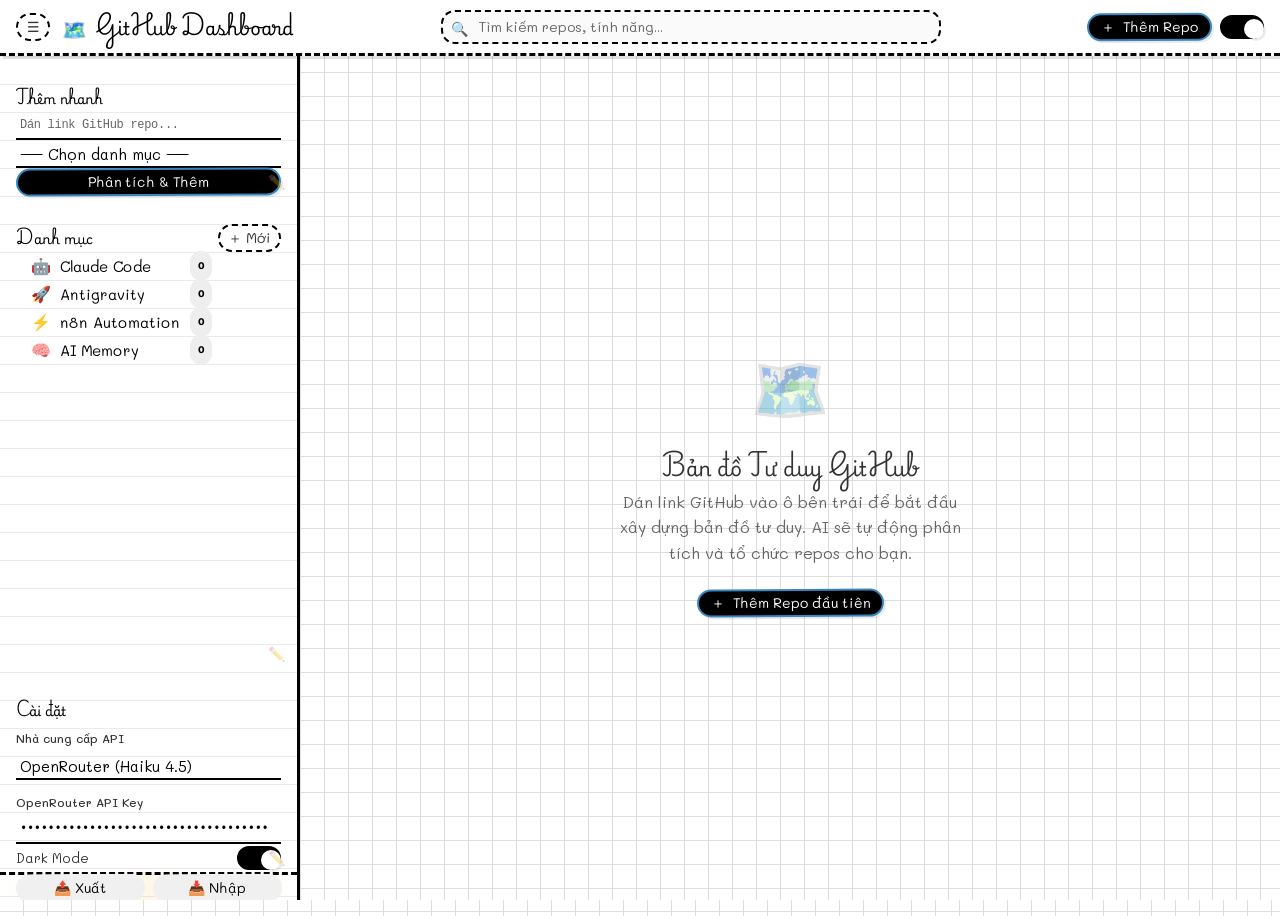
<file: index.html>
<!DOCTYPE html>
<html lang="vi" data-theme="dark">
<head>
  <meta charset="UTF-8">
  <meta name="viewport" content="width=device-width, initial-scale=1.0">
  <meta name="description" content="GitHub Dashboard - Quản lý và phân tích GitHub repos bằng bản đồ tư duy trực quan">
  <title>GitHub Dashboard — Bản đồ Tư duy</title>
  <link rel="preconnect" href="https://fonts.googleapis.com">
  <link rel="preconnect" href="https://fonts.gstatic.com" crossorigin>
  <link href="https://fonts.googleapis.com/css2?family=Playwrite+VN:wght@100;400&family=Mali:wght@300;400;600;700&family=Baloo+2:wght@400;500;600;700&family=Quicksand:wght@400;500;600;700&family=Be+Vietnam+Pro:wght@400;500;600;700&display=swap" rel="stylesheet">
  <link rel="stylesheet" href="style.css">
  <script src="https://d3js.org/d3.v7.min.js"></script>
</head>
<body>

  <!-- ===== HEADER ===== -->
  <header class="header" id="header">
    <button class="btn btn--ghost btn--icon" id="toggleSidebar" title="Toggle sidebar">☰</button>
    <div class="header__logo">
      <span class="header__logo-icon">🗺️</span>
      <span>GitHub Dashboard</span>
    </div>
    <div class="header__search">
      <span class="header__search-icon">🔍</span>
      <input type="text" class="header__search-input" id="searchInput" placeholder="Tìm kiếm repos, tính năng...">
    </div>
    <div class="header__actions">
      <button class="btn btn--primary" id="addRepoBtn">
        <span>＋</span> Thêm Repo
      </button>
      <button class="theme-toggle" id="themeToggle" title="Chuyển theme"></button>
    </div>
  </header>

  <!-- ===== APP CONTAINER ===== -->
  <div class="app">

    <!-- ===== SIDEBAR ===== -->
    <aside class="sidebar" id="sidebar">

      <!-- Quick Add -->
      <div class="sidebar__section">
        <div class="sidebar__title">Thêm nhanh</div>
        <form class="add-repo-form" id="quickAddForm">
          <input type="url" class="input" id="quickUrlInput" placeholder="Dán link GitHub repo..." autocomplete="off">
          <select class="select" id="quickCategorySelect">
            <option value="">— Chọn danh mục —</option>
          </select>
          <button type="submit" class="btn btn--primary" style="width:100%">
            <span class="spinner" id="quickAddSpinner" style="display:none"></span>
            <span id="quickAddText">Phân tích & Thêm</span>
          </button>
        </form>
      </div>

      <!-- Categories -->
      <div class="sidebar__section" style="flex:1;overflow-y:auto">
        <div style="display:flex;align-items:center;justify-content:space-between;height:28px">
          <div class="sidebar__title" style="margin-bottom:0">Danh mục</div>
          <button class="btn btn--ghost" id="addCategoryBtn" style="height:28px;padding:0 8px;font-size:12px">＋ Mới</button>
        </div>
        <ul class="category-list" id="categoryList">
          <!-- Dynamic: rendered by JS -->
        </ul>
      </div>

      <!-- Settings -->
      <div class="sidebar__section">
        <div class="sidebar__title">Cài đặt</div>
        <div class="settings-group">
          <div class="form-group">
            <label class="form-group__label">Nhà cung cấp API</label>
            <select class="select" id="apiProviderSelect" style="width:100%; margin-bottom:8px;">
              <option value="openrouter">OpenRouter (Haiku 4.5)</option>
              <option value="kiro">Kiro Local (Opus 4.8)</option>
              <option value="kirogo">Kiro-Go Local (Sonnet 4.5)</option>
            </select>
          </div>
          <div class="form-group" id="apiKeyGroup">
            <label class="form-group__label" id="apiKeyLabel">OpenRouter API Key</label>
            <input type="password" class="input" id="apiKeyInput" placeholder="sk-or-v1-..." autocomplete="off">
          </div>
          <div class="settings-item">
            <span class="settings-item__label">Dark Mode</span>
            <button class="theme-toggle" id="sidebarThemeToggle"></button>
          </div>
        </div>
      </div>

      <!-- Footer -->
      <div class="sidebar__footer">
        <button class="btn btn--secondary" id="exportBtn">📤 Xuất</button>
        <button class="btn btn--secondary" id="importBtn">📥 Nhập</button>
      </div>
      <input type="file" id="importFile" accept=".json" style="display:none">
    </aside>

    <!-- ===== MAIN CONTENT (Mind Map) ===== -->
    <main class="main" id="main">
      <div class="mindmap-container" id="mindmapContainer">
        <!-- D3.js SVG rendered here -->
        <div class="empty-state" id="emptyState">
          <div class="empty-state__icon">🗺️</div>
          <h2 class="empty-state__title">Bản đồ Tư duy GitHub</h2>
          <p class="empty-state__description">
            Dán link GitHub vào ô bên trái để bắt đầu xây dựng bản đồ tư duy.
            AI sẽ tự động phân tích và tổ chức repos cho bạn.
          </p>
          <button class="btn btn--primary" id="emptyAddBtn">
            <span>＋</span> Thêm Repo đầu tiên
          </button>
        </div>
      </div>

      <!-- Zoom Controls -->
      <div class="zoom-controls" id="zoomControls" style="display:none">
        <button class="btn" id="zoomInBtn" title="Phóng to">＋</button>
        <button class="btn" id="zoomOutBtn" title="Thu nhỏ">−</button>
        <button class="btn" id="zoomResetBtn" title="Reset">⟲</button>
      </div>

      <!-- Layout Controls -->
      <div class="layout-controls" id="layoutControls" style="display:none">
        <button class="btn" id="layoutLtrBtn" title="Trải ngang phải">➡️</button>
        <button class="btn" id="layoutBiBtn" title="Trải ngang 2 bên">↔️</button>
        <button class="btn" id="layoutRadialBtn" title="Trải tỏa tròn">🔄</button>
      </div>
    </main>
  </div>

  <!-- ===== DETAIL PANEL ===== -->
  <div class="detail-panel" id="detailPanel">
    <div class="detail-panel__header">
      <span style="font-weight:600;font-size:14px">Chi tiết Repo</span>
      <button class="detail-panel__close" id="closeDetailBtn">✕</button>
    </div>
    <div class="detail-panel__body" id="detailBody">
      <!-- Dynamic: rendered by JS -->
    </div>
  </div>

  <!-- ===== ADD REPO MODAL ===== -->
  <div class="modal-overlay" id="addRepoModal">
    <div class="modal">
      <h3 class="modal__title">Thêm GitHub Repo</h3>
      <form class="modal__form" id="addRepoForm">
        <div class="form-group">
          <label class="form-group__label">Link GitHub *</label>
          <input type="url" class="input" id="modalUrlInput" placeholder="https://github.com/owner/repo" required autocomplete="off">
        </div>
        <div class="form-group">
          <label class="form-group__label">Danh mục *</label>
          <select class="select" id="modalCategorySelect" required>
            <option value="">— Chọn danh mục —</option>
          </select>
        </div>
        <div class="modal__actions">
          <button type="button" class="btn btn--secondary" id="cancelModalBtn">Hủy</button>
          <button type="submit" class="btn btn--primary" id="modalSubmitBtn">
            <span class="spinner" id="modalSpinner" style="display:none"></span>
            <span id="modalSubmitText">Phân tích & Thêm</span>
          </button>
        </div>
      </form>
    </div>
  </div>

  <!-- ===== ADD CATEGORY MODAL ===== -->
  <div class="modal-overlay" id="addCategoryModal">
    <div class="modal">
      <h3 class="modal__title" id="categoryModalTitle">Thêm Danh mục</h3>
      <form class="modal__form" id="addCategoryForm">
        <div class="form-group">
          <label class="form-group__label">Tên danh mục *</label>
          <input type="text" class="input" id="categoryNameInput" placeholder="VD: Claude Code, n8n..." required autocomplete="off">
        </div>
        <div class="form-group">
          <label class="form-group__label">Icon (emoji)</label>
          <input type="hidden" id="categoryIconInput" value="">
          <div class="emoji-picker" id="emojiPicker">
            <div class="emoji-item selected" data-emoji="📁">📁</div>
            <div class="emoji-item" data-emoji="💻">💻</div>
            <div class="emoji-item" data-emoji="🤖">🤖</div>
            <div class="emoji-item" data-emoji="🧠">🧠</div>
            <div class="emoji-item" data-emoji="⚡">⚡</div>
            <div class="emoji-item" data-emoji="🔥">🔥</div>
            <div class="emoji-item" data-emoji="🚀">🚀</div>
            <div class="emoji-item" data-emoji="🎯">🎯</div>
            <div class="emoji-item" data-emoji="🛠️">🛠️</div>
            <div class="emoji-item" data-emoji="⚙️">⚙️</div>
            <div class="emoji-item" data-emoji="🔧">🔧</div>
            <div class="emoji-item" data-emoji="🔌">🔌</div>
            <div class="emoji-item" data-emoji="📦">📦</div>
            <div class="emoji-item" data-emoji="🗂️">🗂️</div>
            <div class="emoji-item" data-emoji="📊">📊</div>
            <div class="emoji-item" data-emoji="📈">📈</div>
            <div class="emoji-item" data-emoji="🌐">🌐</div>
            <div class="emoji-item" data-emoji="☁️">☁️</div>
            <div class="emoji-item" data-emoji="🔒">🔒</div>
            <div class="emoji-item" data-emoji="🛡️">🛡️</div>
            <div class="emoji-item" data-emoji="🎨">🎨</div>
            <div class="emoji-item" data-emoji="🎮">🎮</div>
            <div class="emoji-item" data-emoji="📱">📱</div>
            <div class="emoji-item" data-emoji="🖥️">🖥️</div>
            <div class="emoji-item" data-emoji="🗃️">🗃️</div>
            <div class="emoji-item" data-emoji="💡">💡</div>
            <div class="emoji-item" data-emoji="🔍">🔍</div>
            <div class="emoji-item" data-emoji="📝">📝</div>
            <div class="emoji-item" data-emoji="✅">✅</div>
            <div class="emoji-item" data-emoji="🏗️">🏗️</div>
            <div class="emoji-item" data-emoji="🧪">🧪</div>
            <div class="emoji-item" data-emoji="🤝">🤝</div>
            <div class="emoji-item" data-emoji="💬">💬</div>
            <div class="emoji-item" data-emoji="📡">📡</div>
            <div class="emoji-item" data-emoji="🔗">🔗</div>
            <div class="emoji-item" data-emoji="🏠">🏠</div>
            <div class="emoji-item" data-emoji="⭐">⭐</div>
            <div class="emoji-item" data-emoji="💎">💎</div>
            <div class="emoji-item" data-emoji="🐍">🐍</div>
            <div class="emoji-item" data-emoji="🦀">🦀</div>
          </div>
        </div>
        <div class="form-group">
          <label class="form-group__label">Màu sắc</label>
          <div class="color-picker" id="colorPicker">
            <div class="color-swatch selected" data-color="#2eaadc" style="background:#2eaadc"></div>
            <div class="color-swatch" data-color="#e03e3e" style="background:#e03e3e"></div>
            <div class="color-swatch" data-color="#d9730d" style="background:#d9730d"></div>
            <div class="color-swatch" data-color="#dfab01" style="background:#dfab01"></div>
            <div class="color-swatch" data-color="#0f7b6c" style="background:#0f7b6c"></div>
            <div class="color-swatch" data-color="#6940a5" style="background:#6940a5"></div>
            <div class="color-swatch" data-color="#ad1a72" style="background:#ad1a72"></div>
            <div class="color-swatch" data-color="#64473a" style="background:#64473a"></div>
          </div>
        </div>
        <input type="hidden" id="categoryColorInput" value="#2eaadc">
        <input type="hidden" id="editCategoryId" value="">
        <div class="modal__actions">
          <button type="button" class="btn btn--secondary" id="cancelCategoryBtn">Hủy</button>
          <button type="submit" class="btn btn--primary">Lưu</button>
        </div>
      </form>
    </div>
  </div>

  <!-- ===== CONTEXT MENU ===== -->
  <div class="context-menu" id="contextMenu" style="display:none">
    <!-- Dynamic -->
  </div>

  <!-- ===== COMMAND PALETTE (Ctrl+K) ===== -->
  <div class="cmd-palette-overlay" id="cmdPalette">
    <div class="cmd-palette">
      <div class="cmd-palette__search">
        <span class="cmd-palette__search-icon">🔍</span>
        <input type="text" class="cmd-palette__input" id="cmdPaletteInput" placeholder="Tìm repos, thao tác..." autocomplete="off">
        <kbd class="cmd-palette__kbd">ESC</kbd>
      </div>
      <div class="cmd-palette__results" id="cmdPaletteResults">
        <!-- Dynamic -->
      </div>
      <div class="cmd-palette__footer">
        <span>↑↓ di chuyển</span>
        <span>↵ chọn</span>
        <span>esc đóng</span>
      </div>
    </div>
  </div>

  <!-- ===== COMPARE REPOS MODAL ===== -->
  <div class="modal-overlay" id="compareModal">
    <div class="modal modal--wide">
      <div class="compare-header">
        <h3 class="modal__title">📊 So Sánh Repos</h3>
        <button class="detail-panel__close" id="closeCompareBtn">✕</button>
      </div>
      <div class="compare-body" id="compareBody">
        <!-- Dynamic -->
      </div>
    </div>
  </div>

  <!-- ===== COMPARE FLOATING BUTTON ===== -->
  <div class="compare-fab" id="compareFab" style="display:none">
    <span class="compare-fab__count" id="compareFabCount">0</span>
    <button class="btn btn--primary compare-fab__btn" id="compareFabBtn">
      📊 So sánh
    </button>
    <button class="btn btn--ghost compare-fab__clear" id="compareFabClear" title="Bỏ chọn tất cả">✕</button>
  </div>

  <!-- ===== TOAST CONTAINER ===== -->
  <div class="toast-container" id="toastContainer"></div>

  <!-- ===== TOOLTIP ===== -->
  <div class="tooltip" id="tooltip"></div>

  <!-- ===== SCRIPTS ===== -->
  <script src="ai.js"></script>
  <script src="app.js"></script>
</body>
</html>
</file>
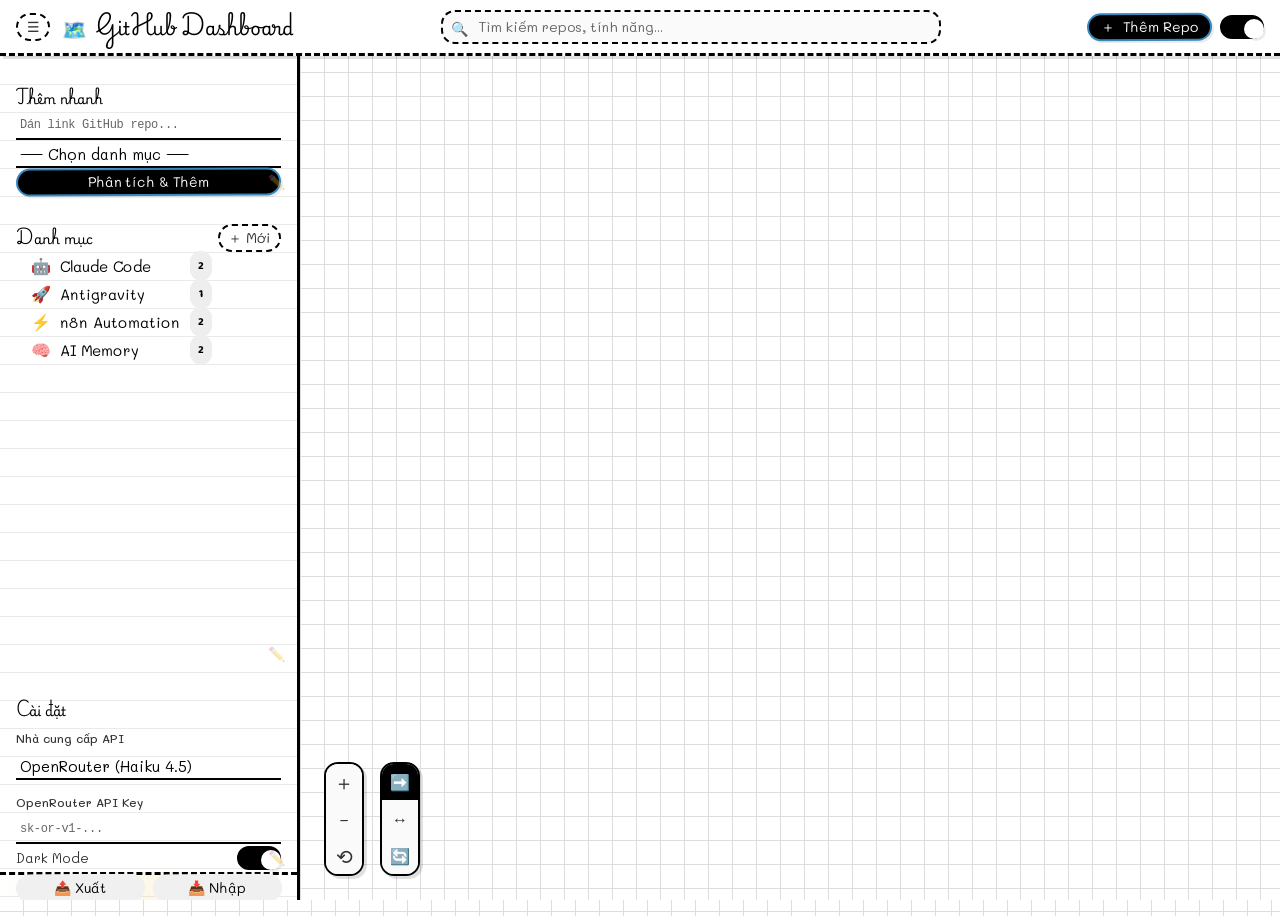
<file: demo.html>
<!DOCTYPE html>
<html>
<head><title>Demo Loader</title></head>
<body>
<script>
const demoData = {
  categories: [
    {
      id: 'cat_claude',
      name: 'Claude Code',
      icon: '🤖',
      color: '#6940a5',
      repos: [
        {
          id: 'repo_claude_code',
          url: 'https://github.com/anthropics/claude-code',
          name: 'claude-code',
          fullName: 'anthropics/claude-code',
          owner: 'anthropics',
          description: 'An agentic coding tool that lives in your terminal, built by Anthropic',
          stars: 35200,
          forks: 2100,
          language: 'TypeScript',
          topics: ['ai', 'coding', 'terminal', 'claude', 'mcp'],
          homepage: 'https://docs.anthropic.com/claude-code',
          license: 'MIT',
          createdAt: '2024-11-15T00:00:00Z',
          updatedAt: '2025-04-10T00:00:00Z',
          openIssues: 142,
          addedAt: new Date().toISOString(),
          _collapsed: true,
          ai_analysis: {
            summary: 'Claude Code là công cụ AI coding chạy trong terminal, cho phép viết code, sửa lỗi và review code tự động thông qua Claude AI.',
            features: [
              'Terminal-based AI coding assistant',
              'Multi-file editing & refactoring',
              'Git integration & commit automation',
              'Code review & test generation',
              'MCP server support',
              'Autonomous coding mode'
            ],
            useCases: [
              'Pair programming với AI trong terminal',
              'Tự động hóa code review',
              'Refactor codebase lớn'
            ],
            explanation: 'Giống như có một lập trình viên senior ngồi cạnh bạn trong terminal, giúp viết code và sửa lỗi.'
          }
        },
        {
          id: 'repo_anthropic_sdk',
          url: 'https://github.com/anthropics/anthropic-sdk-python',
          name: 'anthropic-sdk-python',
          fullName: 'anthropics/anthropic-sdk-python',
          owner: 'anthropics',
          description: 'Python SDK for the Anthropic API - Build AI applications with Claude',
          stars: 8500,
          forks: 920,
          language: 'Python',
          topics: ['api', 'sdk', 'claude', 'python', 'llm'],
          homepage: 'https://docs.anthropic.com',
          license: 'MIT',
          createdAt: '2023-03-14T00:00:00Z',
          updatedAt: '2025-04-08T00:00:00Z',
          openIssues: 67,
          addedAt: new Date().toISOString(),
          _collapsed: true,
          ai_analysis: {
            summary: 'SDK chính thức để tương tác với Claude API từ Python, hỗ trợ streaming, tool use và vision.',
            features: [
              'Streaming responses',
              'Tool use / Function calling',
              'Batch API support',
              'Vision & multimodal',
              'Token counting',
              'Async support'
            ],
            useCases: [
              'Xây dựng chatbot với Claude',
              'Tích hợp AI vào ứng dụng Python',
              'Automation workflows'
            ],
            explanation: 'SDK giúp kết nối ứng dụng Python với Claude API một cách dễ dàng.'
          }
        }
      ]
    },
    {
      id: 'cat_antigravity',
      name: 'Antigravity',
      icon: '🚀',
      color: '#2eaadc',
      repos: [
        {
          id: 'repo_antigravity',
          url: 'https://github.com/GoogleDeepMind/antigravity',
          name: 'antigravity',
          fullName: 'GoogleDeepMind/antigravity',
          owner: 'GoogleDeepMind',
          description: 'Advanced AI-powered coding assistant by Google DeepMind',
          stars: 12000,
          forks: 800,
          language: 'Python',
          topics: ['ai', 'coding-assistant', 'deepmind', 'gemini'],
          homepage: '',
          license: 'Apache-2.0',
          createdAt: '2025-01-15T00:00:00Z',
          updatedAt: '2025-04-11T00:00:00Z',
          openIssues: 45,
          addedAt: new Date().toISOString(),
          _collapsed: true,
          ai_analysis: {
            summary: 'Antigravity là AI coding assistant tiên tiến từ Google DeepMind, hỗ trợ browser automation, Stitch design và MCP integration.',
            features: [
              'Multi-model AI support',
              'Browser automation & testing',
              'File editing & creation',
              'MCP server integration',
              'Stitch design system',
              'Web scraping & research'
            ],
            useCases: [
              'Full-stack web development',
              'Design system automation',
              'Automated research & analysis'
            ],
            explanation: 'Trợ lý coding AI có thể điều khiển trình duyệt, tạo thiết kế UI và nghiên cứu web tự động.'
          }
        }
      ]
    },
    {
      id: 'cat_n8n',
      name: 'n8n Automation',
      icon: '⚡',
      color: '#d9730d',
      repos: [
        {
          id: 'repo_n8n',
          url: 'https://github.com/n8n-io/n8n',
          name: 'n8n',
          fullName: 'n8n-io/n8n',
          owner: 'n8n-io',
          description: 'Fair-code workflow automation platform with 400+ integrations',
          stars: 51000,
          forks: 8200,
          language: 'TypeScript',
          topics: ['automation', 'workflow', 'integration', 'no-code'],
          homepage: 'https://n8n.io',
          license: 'sustainability',
          createdAt: '2019-06-22T00:00:00Z',
          updatedAt: '2025-04-12T00:00:00Z',
          openIssues: 312,
          addedAt: new Date().toISOString(),
          _collapsed: true,
          ai_analysis: {
            summary: 'n8n là nền tảng tự động hóa workflow mã nguồn mở với giao diện kéo thả và hơn 400 tích hợp.',
            features: [
              'Visual workflow builder',
              'Self-hosted & cloud options',
              '400+ integrations',
              'Custom code nodes (JS/Python)',
              'Webhook triggers',
              'AI agent nodes'
            ],
            useCases: [
              'Tự động hóa marketing & CRM',
              'Data pipeline orchestration',
              'AI workflow automation'
            ],
            explanation: 'Giống Zapier nhưng tự host được, linh hoạt hơn và hỗ trợ code tuỳ chỉnh.'
          }
        },
        {
          id: 'repo_n8n_nodes',
          url: 'https://github.com/n8n-io/n8n-nodes-base',
          name: 'n8n-nodes-base',
          fullName: 'n8n-io/n8n-nodes-base',
          owner: 'n8n-io',
          description: 'Base nodes for n8n workflow automation platform',
          stars: 2800,
          forks: 1500,
          language: 'TypeScript',
          topics: ['nodes', 'connectors', 'automation'],
          homepage: 'https://docs.n8n.io',
          license: 'sustainability',
          createdAt: '2019-08-15T00:00:00Z',
          updatedAt: '2025-04-11T00:00:00Z',
          openIssues: 89,
          addedAt: new Date().toISOString(),
          _collapsed: true,
          ai_analysis: {
            summary: 'Package chứa tất cả các nodes tích hợp cơ bản cho n8n, từ HTTP requests đến cloud services.',
            features: [
              'HTTP Request node',
              'Database connectors',
              'Cloud service integrations',
              'File operations',
              'Email automation',
              'Social media nodes'
            ],
            useCases: [
              'Tạo custom integrations',
              'Kết nối APIs khác nhau',
              'Xử lý dữ liệu tự động'
            ],
            explanation: 'Bộ sưu tập các khối lego kết nối n8n với hàng trăm dịch vụ bên ngoài.'
          }
        }
      ]
    },
    {
      id: 'cat_ai_memory',
      name: 'AI Memory',
      icon: '🧠',
      color: '#0f7b6c',
      repos: [
        {
          id: 'repo_langchain',
          url: 'https://github.com/langchain-ai/langchain',
          name: 'langchain',
          fullName: 'langchain-ai/langchain',
          owner: 'langchain-ai',
          description: 'Build context-aware reasoning applications with LLMs',
          stars: 95000,
          forks: 15000,
          language: 'Python',
          topics: ['llm', 'ai', 'nlp', 'agents', 'rag'],
          homepage: 'https://langchain.com',
          license: 'MIT',
          createdAt: '2022-10-25T00:00:00Z',
          updatedAt: '2025-04-12T00:00:00Z',
          openIssues: 1200,
          addedAt: new Date().toISOString(),
          _collapsed: true,
          ai_analysis: {
            summary: 'LangChain là framework #1 để xây dựng ứng dụng AI với LLMs, hỗ trợ RAG, agents và memory systems.',
            features: [
              'Chain composition & LCEL',
              'Agent framework',
              'Memory & conversation systems',
              'RAG pipeline',
              'Tool integration',
              'Streaming support'
            ],
            useCases: [
              'Chatbot với long-term memory',
              'Document Q&A systems',
              'Autonomous AI agents'
            ],
            explanation: 'Framework giúp kết nối LLMs với dữ liệu và công cụ bên ngoài để tạo ứng dụng AI thông minh.'
          }
        },
        {
          id: 'repo_mem0',
          url: 'https://github.com/mem0ai/mem0',
          name: 'mem0',
          fullName: 'mem0ai/mem0',
          owner: 'mem0ai',
          description: 'The Memory layer for AI apps - Long-term memory for LLMs',
          stars: 24000,
          forks: 2300,
          language: 'Python',
          topics: ['memory', 'ai', 'llm', 'embeddings', 'vector-db'],
          homepage: 'https://mem0.ai',
          license: 'Apache-2.0',
          createdAt: '2023-08-10T00:00:00Z',
          updatedAt: '2025-04-10T00:00:00Z',
          openIssues: 156,
          addedAt: new Date().toISOString(),
          _collapsed: true,
          ai_analysis: {
            summary: 'Mem0 cung cấp tầng bộ nhớ dài hạn cho ứng dụng AI, cho phép LLMs nhớ thông tin qua các phiên làm việc.',
            features: [
              'Persistent memory layer',
              'Multi-user memory isolation',
              'Smart retrieval with relevance',
              'Memory graphs & relationships',
              'Cross-session context',
              'Vector storage integration'
            ],
            useCases: [
              'AI assistant với bộ nhớ dài hạn',
              'Personalized user experiences',
              'Knowledge management systems'
            ],
            explanation: 'Giống như bộ nhớ dài hạn cho AI - giúp chatbot nhớ người dùng và ngữ cảnh qua nhiều cuộc trò chuyện.'
          }
        }
      ]
    }
  ],
  settings: {
    theme: 'dark',
    openrouterApiKey: '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'
  }
};

localStorage.setItem('github_dashboard_data', JSON.stringify(demoData));
window.location.href = 'index.html';
</script>
<p>Loading demo data...</p>
</body>
</html>
</file>
<file: style.css>
/* ============================================
   GitHub Dashboard — Childlike Notebook Design
   ============================================ */

@import url('https://fonts.googleapis.com/css2?family=Inter:wght@300;400;500;600;700&display=swap');

/* --- CSS Variables (Light Mode — Notebook) --- */
:root {
  /* Typography — Handwriting (Vietnamese-compatible) */
  --font-display: 'Playwrite VN', 'Mali', cursive;
  --font-primary: 'Mali', 'Be Vietnam Pro', cursive;
  --font-caption: 'Baloo 2', 'Be Vietnam Pro', cursive;
  --font-accent: 'Quicksand', 'Be Vietnam Pro', sans-serif;
  --font-mono: 'SF Mono', 'Fira Code', monospace;

  /* Notebook Paper Colors */
  --bg-primary: #fdf8e8;
  --bg-secondary: #faf3d8;
  --bg-tertiary: #f5edd0;
  --bg-hover: #f0e6c0;
  --bg-active: #ebe0b5;
  --bg-sidebar: #fef9ec;
  --bg-card: #fffdf5;
  --bg-modal-overlay: rgba(60, 40, 10, 0.5);

  /* Ink Colors */
  --text-primary: #2c2416;
  --text-secondary: #6b5d4a;
  --text-tertiary: #9e8c72;
  --text-accent: #2e7abf;
  --text-inverse: #fdf8e8;

  /* Pencil / Crayon Borders */
  --border-default: #d4c49a;
  --border-light: #e8dbb8;
  --border-focus: #e06040;
  --border-ruled: #8ec4e8;

  --shadow-sm: 2px 2px 0px rgba(80,60,20,0.06);
  --shadow-md: 3px 3px 0px rgba(80,60,20,0.10);
  --shadow-lg: 4px 4px 0px rgba(80,60,20,0.14);
  --shadow-xl: 6px 6px 0px rgba(80,60,20,0.18);

  /* Crayon Palette */
  --accent-red: #e05050;
  --accent-orange: #e8923a;
  --accent-yellow: #f0c030;
  --accent-green: #4aaf5a;
  --accent-blue: #4a9ee0;
  --accent-purple: #8860c8;
  --accent-pink: #e06090;
  --accent-brown: #8a6848;

  /* Mind Map */
  --node-cat-bg: #e8f4ff;
  --node-cat-border: #4a9ee0;
  --node-repo-bg: #fff0e0;
  --node-repo-border: #e8923a;
  --node-detail-bg: #e8ffe8;
  --node-detail-border: #4aaf5a;
  --link-color: #d4c49a;
  --link-hover: #e06040;

  /* Spacing */
  --space-xs: 4px;
  --space-sm: 8px;
  --space-md: 12px;
  --space-lg: 16px;
  --space-xl: 24px;
  --space-2xl: 32px;
  --space-3xl: 48px;

  /* Radius — Sketchy / Imperfect */
  --radius-sm: 6px;
  --radius-md: 10px;
  --radius-lg: 14px;
  --radius-xl: 18px;
  --radius-full: 9999px;

  /* Transitions */
  --transition-fast: 150ms ease;
  --transition-normal: 250ms ease;
  --transition-slow: 350ms ease;

  /* Layout */
  --sidebar-width: 300px;
  --detail-width: 480px;
  --header-height: 56px;
}

/* --- Dark Theme (Chalkboard) --- */
[data-theme="dark"] {
  --bg-primary: #ffffff;
  --bg-secondary: #fafafa;
  --bg-tertiary: #f0f0f0;
  --bg-hover: #eaeaea;
  --bg-active: #000000;
  --bg-sidebar: #ffffff;
  --bg-card: #fafafa;
  --bg-modal-overlay: rgba(0, 0, 0, 0.4);

  --text-primary: #000000;
  --text-secondary: #333333;
  --text-tertiary: #666666;
  --text-accent: #000000;

  --border-default: #000000;
  --border-light: #dddddd;
  --border-focus: #000000;
  --border-ruled: #eaeaea; /* Light grey notebook ruled lines */

  --shadow-sm: 2px 2px 0px rgba(0,0,0,0.08);
  --shadow-md: 3px 3px 0px rgba(0,0,0,0.12);
  --shadow-lg: 4px 4px 0px rgba(0,0,0,0.16);
  --shadow-xl: 6px 6px 0px rgba(0,0,0,0.2);

  --node-cat-bg: #ffffff;
  --node-cat-border: #000000;
  --node-repo-bg: #ffffff;
  --node-repo-border: #444444;
  --node-detail-bg: #ffffff;
  --node-detail-border: #888888;
  --link-color: #cccccc;
  --link-hover: #000000;

  /* Crayon Monochrome Palette for B&W Mode (Black on White) */
  --accent-red: #000000;
  --accent-orange: #333333;
  --accent-yellow: #000000;
  --accent-green: #000000;
  --accent-blue: #000000;
  --accent-purple: #444444;
  --accent-pink: #333333;
  --accent-brown: #666666;
}

/* --- Global Reset --- */
*, *::before, *::after {
  margin: 0;
  padding: 0;
  box-sizing: border-box;
}

html {
  font-size: 16px;
}

body {
  font-family: var(--font-primary);
  background-color: var(--bg-primary);
  color: var(--text-primary);
  line-height: 1.5;
  overflow: hidden;
  height: 100vh;
  transition: background-color var(--transition-normal), color var(--transition-normal);
  /* Notebook grid background */
  background-image:
    linear-gradient(var(--border-light) 1px, transparent 1px),
    linear-gradient(90deg, var(--border-light) 1px, transparent 1px);
  background-size: 24px 24px;
  background-position: -1px -1px;
}

/* --- App Layout --- */
.app {
  display: flex;
  height: 100vh;
  width: 100vw;
}

/* --- Header --- */
.header {
  position: fixed;
  top: 0;
  left: 0;
  right: 0;
  height: var(--header-height);
  background: var(--bg-primary);
  border-bottom: 1px solid var(--border-default);
  display: flex;
  align-items: center;
  padding: 0 var(--space-lg);
  z-index: 100;
  gap: var(--space-md);
  transition: background-color var(--transition-normal), border-color var(--transition-normal);
}

.header__logo {
  display: flex;
  align-items: center;
  gap: var(--space-sm);
  font-weight: 600;
  font-size: 14px;
  color: var(--text-primary);
  white-space: nowrap;
}

.header__logo-icon {
  font-size: 20px;
}

.header__search {
  flex: 1;
  max-width: 500px;
  margin: 0 auto;
  position: relative;
}

.header__search-input {
  width: 100%;
  height: 34px;
  padding: 0 var(--space-lg) 0 36px;
  background: var(--bg-tertiary);
  border: 1px solid transparent;
  border-radius: var(--radius-md);
  font-family: var(--font-primary);
  font-size: 13px;
  color: var(--text-primary);
  transition: all var(--transition-fast);
  outline: none;
}

.header__search-input::placeholder {
  color: var(--text-tertiary);
}

.header__search-input:focus {
  background: var(--bg-primary);
  border-color: var(--border-focus);
  box-shadow: 0 0 0 3px rgba(46, 170, 220, 0.15);
}

.header__search-icon {
  position: absolute;
  left: 10px;
  top: 50%;
  transform: translateY(-50%);
  color: var(--text-tertiary);
  font-size: 14px;
  pointer-events: none;
}

.header__actions {
  display: flex;
  align-items: center;
  gap: var(--space-sm);
}

/* --- Buttons --- */
.btn {
  display: inline-flex;
  align-items: center;
  justify-content: center;
  gap: var(--space-sm);
  height: 28px;
  line-height: 28px;
  padding: 0 var(--space-md);
  border: none;
  border-radius: var(--radius-md);
  font-family: var(--font-primary);
  font-size: 13px;
  font-weight: 500;
  cursor: pointer;
  transition: all var(--transition-fast);
  white-space: nowrap;
  outline: none;
  box-sizing: border-box;
}

.btn--primary {
  background: var(--accent-blue);
  color: white;
}

.btn--primary:hover {
  background: #1a9cce;
  box-shadow: var(--shadow-sm);
}

.btn--secondary {
  background: var(--bg-tertiary);
  color: var(--text-primary);
}

.btn--secondary:hover {
  background: var(--bg-hover);
}

.btn--ghost {
  background: transparent;
  color: var(--text-secondary);
}

.btn--ghost:hover {
  background: var(--bg-hover);
  color: var(--text-primary);
}

.btn--icon {
  width: 34px;
  padding: 0;
  font-size: 18px;
}

.btn--danger {
  background: var(--accent-red);
  color: white;
}

.btn--danger:hover {
  opacity: 0.9;
}

/* --- Sidebar --- */
.sidebar {
  width: var(--sidebar-width);
  min-width: var(--sidebar-width);
  height: 100vh;
  padding-top: var(--header-height);
  background: var(--bg-sidebar);
  border-right: 1px solid var(--border-default);
  display: flex;
  flex-direction: column;
  overflow-y: auto;
  transition: background-color var(--transition-normal), border-color var(--transition-normal), transform var(--transition-slow);
  z-index: 50;
}

.sidebar__section {
  padding: 28px 16px 0 16px; /* top = 1 line, sides = 16px, bottom = 0 (gap handled by children) */
  border-bottom: none;
}

.sidebar__section:last-child {
  border-bottom: none;
}

.sidebar__title {
  font-size: 11px;
  font-weight: 600;
  text-transform: uppercase;
  letter-spacing: 0.05em;
  color: var(--text-tertiary);
  height: 28px;
  line-height: 28px;
  margin-bottom: 0;
}

/* --- Add Repo Form --- */
.add-repo-form {
  display: flex;
  flex-direction: column;
  gap: 0; /* No extra gap — each child occupies exactly 28px */
}

.input {
  width: 100%;
  height: 28px;
  line-height: 28px;
  padding: 0 var(--space-md);
  background: var(--bg-primary);
  border: 1px solid var(--border-default);
  border-radius: var(--radius-md);
  font-family: var(--font-primary);
  font-size: 13px;
  color: var(--text-primary);
  transition: all var(--transition-fast);
  outline: none;
  box-sizing: border-box;
}

.input:focus {
  border-color: var(--border-focus);
  box-shadow: 0 0 0 3px rgba(46, 170, 220, 0.15);
}

.input::placeholder {
  color: var(--text-tertiary);
}

.select {
  width: 100%;
  height: 28px;
  line-height: 28px;
  padding: 0 var(--space-md);
  background: var(--bg-primary);
  border: 1px solid var(--border-default);
  border-radius: var(--radius-md);
  font-family: var(--font-primary);
  font-size: 13px;
  color: var(--text-primary);
  cursor: pointer;
  outline: none;
  appearance: none;
  background-image: url("data:image/svg+xml,%3Csvg width='10' height='6' viewBox='0 0 10 6' fill='none' xmlns='http://www.w3.org/2000/svg'%3E%3Cpath d='M1 1L5 5L9 1' stroke='%23787774' stroke-width='1.5' stroke-linecap='round' stroke-linejoin='round'/%3E%3C/svg%3E");
  background-repeat: no-repeat;
  background-position: right 12px center;
  padding-right: 32px;
  transition: all var(--transition-fast);
  box-sizing: border-box;
}

.select:focus {
  border-color: var(--border-focus);
  box-shadow: 0 0 0 3px rgba(46, 170, 220, 0.15);
}

/* --- Category List --- */
.category-list {
  list-style: none;
  display: flex;
  flex-direction: column;
  gap: 0; /* No gap — each category item = exactly 28px */
}

.category-item {
  display: flex;
  align-items: center;
  gap: var(--space-sm);
  height: 28px;
  line-height: 28px;
  padding: 0 var(--space-md);
  border-radius: var(--radius-md);
  cursor: pointer;
  transition: background var(--transition-fast);
  font-size: 14px;
  box-sizing: border-box;
}

.category-item:hover {
  background: var(--bg-hover);
}

.category-item.active {
  background: var(--bg-active);
  font-weight: 500;
}

.category-item__icon {
  font-size: 16px;
  width: 22px;
  text-align: center;
}

.category-item__name {
  flex: 1;
  overflow: hidden;
  text-overflow: ellipsis;
  white-space: nowrap;
}

.category-item__count {
  font-size: 12px;
  color: var(--text-tertiary);
  background: var(--bg-tertiary);
  padding: 1px 6px;
  border-radius: var(--radius-full);
}

.category-item__edit,
.category-item__delete {
  opacity: 0;
  background: none;
  border: none;
  color: var(--text-tertiary);
  cursor: pointer;
  font-size: 14px;
  padding: 2px;
  border-radius: var(--radius-sm);
  transition: all var(--transition-fast);
}

.category-item:hover .category-item__edit,
.category-item:hover .category-item__delete {
  opacity: 1;
}

.category-item__edit:hover {
  color: var(--accent-blue);
  background: var(--bg-hover);
}

.category-item__delete:hover {
  color: var(--accent-red);
  background: var(--bg-hover);
}

/* --- Main Content --- */
.main {
  flex: 1;
  padding-top: var(--header-height);
  position: relative;
  overflow: hidden;
  background: var(--bg-primary);
  transition: background-color var(--transition-normal);
}

.mindmap-container {
  width: 100%;
  height: 100%;
  position: relative;
}

.mindmap-container svg {
  width: 100%;
  height: 100%;
}

/* --- Mind Map Nodes --- */
.node-group {
  cursor: pointer;
}

.node-card {
  background: var(--bg-card);
  border: 1.5px solid var(--border-default);
  border-radius: var(--radius-md);
  padding: var(--space-md) var(--space-lg);
  transition: all var(--transition-fast);
  box-shadow: var(--shadow-sm);
  min-width: 160px;
  max-width: 320px;
  overflow: visible;
}

.node-card:hover {
  box-shadow: var(--shadow-md);
  border-color: var(--border-focus);
  transform: translateY(-1px);
}

.node-card--category {
  background: var(--node-cat-bg);
  border-color: var(--node-cat-border);
  padding: var(--space-lg);
}

.node-card--category .node-card__title {
  font-size: 15px;
  font-weight: 600;
}

.node-card--repo {
  background: var(--node-repo-bg);
  border-color: var(--node-repo-border);
}

.node-card--detail {
  background: var(--node-detail-bg);
  border-color: var(--node-detail-border);
  font-size: 12px;
  min-width: 140px;
  max-width: 260px;
  padding: var(--space-sm) var(--space-md);
}

.node-card__icon {
  font-size: 20px;
  margin-bottom: var(--space-xs);
}

.node-card__title {
  font-size: 13px;
  font-weight: 500;
  color: var(--text-primary);
  margin-bottom: 2px;
  overflow: visible;
  word-wrap: break-word;
}

.node-card__subtitle {
  font-size: 11px;
  color: var(--text-secondary);
  overflow: visible;
  word-wrap: break-word;
}

.node-card__meta {
  display: flex;
  align-items: center;
  gap: var(--space-sm);
  margin-top: var(--space-xs);
  font-size: 11px;
  color: var(--text-tertiary);
}

.node-card__badge {
  display: inline-flex;
  align-items: center;
  gap: 3px;
  padding: 1px 6px;
  background: var(--bg-tertiary);
  border-radius: var(--radius-full);
  font-size: 11px;
}

/* --- Links / Edges --- */
.link {
  fill: none;
  stroke: var(--link-color);
  stroke-width: 2;
  transition: stroke var(--transition-fast);
}

.link:hover {
  stroke: var(--link-hover);
}

.link--highlighted {
  stroke: var(--link-hover);
  stroke-width: 2.5;
}

/* --- Detail Panel --- */
.detail-panel {
  position: fixed;
  top: var(--header-height);
  right: 0;
  bottom: 0;
  width: var(--detail-width);
  background: var(--bg-primary);
  border-left: 1px solid var(--border-default);
  box-shadow: var(--shadow-lg);
  transform: translateX(100%);
  transition: transform var(--transition-slow);
  z-index: 80;
  overflow-y: auto;
  display: flex;
  flex-direction: column;
}

.detail-panel.open {
  transform: translateX(0);
}

.detail-panel__header {
  display: flex;
  align-items: center;
  justify-content: space-between;
  padding: var(--space-lg) var(--space-xl);
  border-bottom: 1px solid var(--border-light);
  position: sticky;
  top: 0;
  background: var(--bg-primary);
  z-index: 1;
}

.detail-panel__close {
  background: none;
  border: none;
  color: var(--text-tertiary);
  cursor: pointer;
  font-size: 20px;
  padding: var(--space-xs);
  border-radius: var(--radius-sm);
  transition: all var(--transition-fast);
}

.detail-panel__close:hover {
  color: var(--text-primary);
  background: var(--bg-hover);
}

.detail-panel__body {
  padding: var(--space-xl);
  flex: 1;
}

.detail-panel__title {
  font-size: 20px;
  font-weight: 700;
  margin-bottom: var(--space-sm);
  line-height: 1.3;
}

.detail-panel__description {
  font-size: 14px;
  color: var(--text-secondary);
  margin-bottom: var(--space-xl);
  line-height: 1.6;
}

.detail-panel__stats {
  display: flex;
  gap: var(--space-lg);
  margin-bottom: var(--space-xl);
  flex-wrap: wrap;
}

.stat {
  display: flex;
  align-items: center;
  gap: var(--space-xs);
  font-size: 13px;
  color: var(--text-secondary);
}

.stat__icon {
  font-size: 14px;
}

.stat__value {
  font-weight: 600;
  color: var(--text-primary);
}

/* --- AI Analysis Sections --- */
.analysis-section {
  margin-bottom: var(--space-xl);
}

.analysis-section__title {
  font-size: 12px;
  font-weight: 600;
  text-transform: uppercase;
  letter-spacing: 0.05em;
  color: var(--text-tertiary);
  margin-bottom: var(--space-md);
  padding-bottom: var(--space-sm);
  border-bottom: 1px solid var(--border-light);
}

.analysis-section__content {
  font-size: 14px;
  line-height: 1.7;
  color: var(--text-primary);
}

.analysis-section__list {
  list-style: none;
  display: flex;
  flex-direction: column;
  gap: var(--space-sm);
}

.analysis-section__list li {
  display: flex;
  align-items: flex-start;
  gap: var(--space-sm);
  font-size: 14px;
  line-height: 1.5;
}

.analysis-section__list li::before {
  content: '•';
  color: var(--accent-blue);
  font-weight: 700;
  margin-top: 1px;
}

.topic-tags {
  display: flex;
  flex-wrap: wrap;
  gap: var(--space-sm);
  margin-top: var(--space-sm);
}

.topic-tag {
  padding: 2px 10px;
  background: var(--bg-tertiary);
  border-radius: var(--radius-full);
  font-size: 12px;
  color: var(--text-secondary);
  transition: all var(--transition-fast);
}

.topic-tag:hover {
  background: var(--bg-hover);
  color: var(--text-primary);
}

/* --- Modal --- */
.modal-overlay {
  position: fixed;
  inset: 0;
  background: var(--bg-modal-overlay);
  display: flex;
  align-items: center;
  justify-content: center;
  z-index: 200;
  opacity: 0;
  pointer-events: none;
  transition: opacity var(--transition-normal);
}

.modal-overlay.open {
  opacity: 1;
  pointer-events: auto;
}

.modal {
  background: var(--bg-primary);
  border-radius: var(--radius-lg);
  box-shadow: var(--shadow-xl);
  width: 90%;
  max-width: 480px;
  padding: var(--space-xl);
  transform: scale(0.95) translateY(10px);
  transition: transform var(--transition-normal);
}

.modal-overlay.open .modal {
  transform: scale(1) translateY(0);
}

.modal__title {
  font-size: 16px;
  font-weight: 600;
  margin-bottom: var(--space-lg);
}

.modal__form {
  display: flex;
  flex-direction: column;
  gap: var(--space-md);
}

.modal__actions {
  display: flex;
  gap: var(--space-sm);
  justify-content: flex-end;
  margin-top: var(--space-lg);
}

.form-group {
  display: flex;
  flex-direction: column;
  gap: 0; /* label = 28px, input = 28px, total = 56px = 2 lines */
}

.form-group__label {
  font-size: 12px;
  font-weight: 500;
  color: var(--text-secondary);
  height: 28px;
  line-height: 28px;
}

/* --- Color Picker --- */
.color-picker {
  display: flex;
  gap: var(--space-sm);
  flex-wrap: wrap;
}

.color-swatch {
  width: 28px;
  height: 28px;
  border-radius: var(--radius-full);
  border: 2px solid transparent;
  cursor: pointer;
  transition: all var(--transition-fast);
}

.color-swatch:hover {
  transform: scale(1.15);
}

.color-swatch.selected {
  border-color: var(--text-primary);
  box-shadow: 0 0 0 2px var(--bg-primary);
}

/* --- Emoji Picker --- */
.emoji-picker {
  display: flex;
  gap: 6px;
  flex-wrap: wrap;
}

.emoji-item {
  width: 36px;
  height: 36px;
  display: flex;
  align-items: center;
  justify-content: center;
  font-size: 20px;
  border-radius: var(--radius-sm);
  border: 2px solid transparent;
  cursor: pointer;
  transition: all var(--transition-fast);
  background: var(--bg-secondary);
  user-select: none;
}

.emoji-item:hover {
  transform: scale(1.2);
  background: var(--bg-hover);
}

.emoji-item.selected {
  border-color: var(--accent);
  background: rgba(46, 170, 220, 0.15);
  transform: scale(1.1);
}

/* --- Toast Notification --- */
.toast-container {
  position: fixed;
  bottom: var(--space-xl);
  right: var(--space-xl);
  z-index: 300;
  display: flex;
  flex-direction: column;
  gap: var(--space-sm);
}

.toast {
  background: var(--bg-card);
  border: 1px solid var(--border-default);
  border-radius: var(--radius-md);
  box-shadow: var(--shadow-lg);
  padding: var(--space-md) var(--space-lg);
  display: flex;
  align-items: center;
  gap: var(--space-md);
  font-size: 13px;
  min-width: 280px;
  animation: toast-in 0.3s ease forwards;
}

.toast--success { border-left: 3px solid var(--accent-green); }
.toast--error { border-left: 3px solid var(--accent-red); }
.toast--info { border-left: 3px solid var(--accent-blue); }
.toast--warning { border-left: 3px solid var(--accent-orange); }

.toast__icon { font-size: 18px; }
.toast__message { flex: 1; }
.toast__close {
  background: none;
  border: none;
  color: var(--text-tertiary);
  cursor: pointer;
  font-size: 16px;
  padding: 2px;
}

@keyframes toast-in {
  from { opacity: 0; transform: translateX(40px); }
  to { opacity: 1; transform: translateX(0); }
}

@keyframes toast-out {
  from { opacity: 1; transform: translateX(0); }
  to { opacity: 0; transform: translateX(40px); }
}

/* --- Loading Spinner --- */
.spinner {
  display: inline-block;
  width: 18px;
  height: 18px;
  border: 2px solid var(--border-default);
  border-top-color: var(--accent-blue);
  border-radius: 50%;
  animation: spin 0.6s linear infinite;
}

@keyframes spin {
  to { transform: rotate(360deg); }
}

.loading-overlay {
  position: absolute;
  inset: 0;
  display: flex;
  flex-direction: column;
  align-items: center;
  justify-content: center;
  gap: var(--space-md);
  background: var(--bg-primary);
  opacity: 0.9;
  z-index: 10;
  font-size: 13px;
  color: var(--text-secondary);
}

/* --- Empty State --- */
.empty-state {
  display: flex;
  flex-direction: column;
  align-items: center;
  justify-content: center;
  height: 100%;
  text-align: center;
  padding: var(--space-3xl);
  color: var(--text-tertiary);
}

.empty-state__icon {
  font-size: 64px;
  margin-bottom: var(--space-lg);
  opacity: 0.5;
}

.empty-state__title {
  font-size: 18px;
  font-weight: 600;
  color: var(--text-secondary);
  margin-bottom: var(--space-sm);
}

.empty-state__description {
  font-size: 14px;
  max-width: 360px;
  line-height: 1.6;
  margin-bottom: var(--space-xl);
}

/* --- Tooltip --- */
.tooltip {
  position: absolute;
  background: var(--text-primary);
  color: var(--bg-primary);
  padding: var(--space-sm) var(--space-md);
  border-radius: var(--radius-md);
  font-size: 12px;
  pointer-events: none;
  z-index: 150;
  max-width: 240px;
  box-shadow: var(--shadow-lg);
  opacity: 0;
  transition: opacity var(--transition-fast);
}

.tooltip.visible {
  opacity: 1;
}

/* --- Zoom Controls --- */
.zoom-controls {
  position: absolute;
  bottom: var(--space-xl);
  left: var(--space-xl);
  display: flex;
  flex-direction: column;
  gap: 1px;
  background: var(--border-default);
  border-radius: var(--radius-md);
  overflow: hidden;
  box-shadow: var(--shadow-md);
  z-index: 10;
}

.zoom-controls .btn {
  border-radius: 0;
  width: 36px;
  height: 36px;
  background: var(--bg-card);
  color: var(--text-secondary);
  font-size: 16px;
}

.zoom-controls .btn:hover {
  background: var(--bg-hover);
  color: var(--text-primary);
}

/* --- Scrollbar --- */
::-webkit-scrollbar {
  width: 8px;
}

::-webkit-scrollbar-track {
  background: transparent;
}

::-webkit-scrollbar-thumb {
  background: var(--bg-active);
  border-radius: var(--radius-full);
}

::-webkit-scrollbar-thumb:hover {
  background: var(--text-tertiary);
}

/* --- Settings Section --- */
.settings-group {
  display: flex;
  flex-direction: column;
  gap: 0; /* rhythm: each child = 28px */
}

.settings-item {
  display: flex;
  align-items: center;
  justify-content: space-between;
  height: 28px;
  line-height: 28px;
  padding: 0;
  box-sizing: border-box;
}

.settings-item__label {
  font-size: 13px;
  color: var(--text-secondary);
}

/* --- Theme Toggle --- */
.theme-toggle {
  position: relative;
  width: 44px;
  height: 24px;
  background: var(--bg-active);
  border-radius: var(--radius-full);
  border: none;
  cursor: pointer;
  transition: background var(--transition-fast);
  padding: 0;
}

.theme-toggle::after {
  content: '';
  position: absolute;
  top: 2px;
  left: 2px;
  width: 20px;
  height: 20px;
  background: white;
  border-radius: 50%;
  transition: transform var(--transition-fast);
  box-shadow: var(--shadow-sm);
}

[data-theme="dark"] .theme-toggle {
  background: var(--accent-blue);
}

[data-theme="dark"] .theme-toggle::after {
  transform: translateX(20px);
}

/* --- Animations --- */
@keyframes fade-in {
  from { opacity: 0; }
  to { opacity: 1; }
}

@keyframes slide-up {
  from { opacity: 0; transform: translateY(10px); }
  to { opacity: 1; transform: translateY(0); }
}

@keyframes scale-in {
  from { opacity: 0; transform: scale(0.9); }
  to { opacity: 1; transform: scale(1); }
}

.animate-fade-in { animation: fade-in 0.3s ease forwards; }
.animate-slide-up { animation: slide-up 0.3s ease forwards; }
.animate-scale-in { animation: scale-in 0.3s ease forwards; }

/* --- Responsive --- */
@media (max-width: 768px) {
  .sidebar {
    position: fixed;
    left: 0;
    top: 0;
    bottom: 0;
    transform: translateX(-100%);
    z-index: 90;
    box-shadow: var(--shadow-xl);
  }

  .sidebar.open {
    transform: translateX(0);
  }

  .detail-panel {
    width: 100%;
  }

  .header__search {
    display: none;
  }
}

/* --- Context Menu --- */
.context-menu {
  position: fixed;
  background: var(--bg-card);
  border: 1px solid var(--border-default);
  border-radius: var(--radius-md);
  box-shadow: var(--shadow-lg);
  padding: var(--space-xs);
  min-width: 180px;
  z-index: 250;
  animation: scale-in 0.15s ease forwards;
}

.context-menu__item {
  display: flex;
  align-items: center;
  gap: var(--space-sm);
  padding: var(--space-sm) var(--space-md);
  border-radius: var(--radius-sm);
  font-size: 13px;
  cursor: pointer;
  transition: background var(--transition-fast);
  border: none;
  background: none;
  width: 100%;
  color: var(--text-primary);
  font-family: var(--font-primary);
}

.context-menu__item:hover {
  background: var(--bg-hover);
}

.context-menu__item--danger {
  color: var(--accent-red);
}

.context-menu__divider {
  height: 1px;
  background: var(--border-light);
  margin: var(--space-xs) 0;
}

/* --- Notion-style Highlight Colors --- */
.highlight-red { background: rgba(224, 62, 62, 0.15); }
.highlight-orange { background: rgba(217, 115, 13, 0.15); }
.highlight-yellow { background: rgba(223, 171, 1, 0.15); }
.highlight-green { background: rgba(15, 123, 108, 0.15); }
.highlight-blue { background: rgba(46, 170, 220, 0.15); }
.highlight-purple { background: rgba(105, 64, 165, 0.15); }

/* --- Export/Import Buttons --- */
.sidebar__footer {
  padding: 0 16px;
  height: 28px;
  border-top: 1px solid var(--border-light);
  margin-top: auto;
  display: flex;
  align-items: center;
  gap: var(--space-sm);
}

.sidebar__footer .btn {
  flex: 1;
  font-size: 12px;
  height: 28px;
  line-height: 28px;
}

/* ============================================
   ===== Premium Detail Panel Components =====
   ============================================ */

/* --- Hero Header --- */
.detail-hero {
  margin: calc(-1 * var(--space-xl));
  margin-bottom: var(--space-xl);
}

.detail-hero__banner {
  height: 80px;
  background: linear-gradient(135deg, #2eaadc22, #6940a522, #d9730d22);
  position: relative;
}

[data-theme="dark"] .detail-hero__banner {
  background: linear-gradient(135deg, #1c1c1c, #050505) !important;
}

.detail-hero__content {
  padding: var(--space-lg) var(--space-xl) 0;
}

.detail-hero__title {
  font-size: 22px;
  font-weight: 700;
  line-height: 1.3;
  color: var(--text-primary);
  margin-bottom: 2px;
}

.detail-hero__owner {
  font-size: 13px;
  color: var(--text-tertiary);
}

/* --- Stats Grid --- */
.detail-stats-grid {
  display: grid;
  grid-template-columns: repeat(4, 1fr);
  gap: var(--space-sm);
  margin-bottom: var(--space-xl);
}

.detail-stat-card {
  display: flex;
  flex-direction: column;
  align-items: center;
  gap: 2px;
  padding: var(--space-md) var(--space-sm);
  background: var(--bg-tertiary);
  border-radius: var(--radius-md);
  transition: transform var(--transition-fast), box-shadow var(--transition-fast);
}

.detail-stat-card:hover {
  transform: translateY(-1px);
  box-shadow: var(--shadow-sm);
}

.detail-stat-card__icon {
  font-size: 18px;
}

.detail-stat-card__value {
  font-size: 16px;
  font-weight: 700;
  color: var(--text-primary);
  line-height: 1.2;
}

.detail-stat-card__label {
  font-size: 10px;
  font-weight: 500;
  color: var(--text-tertiary);
  text-transform: uppercase;
  letter-spacing: 0.03em;
}

/* --- ELI5 Block --- */
.detail-eli5 {
  background: linear-gradient(135deg, #fef9ef, #fff5e6);
  border: 1px solid #f5deb380;
  border-radius: var(--radius-lg);
  padding: var(--space-lg);
  margin-bottom: var(--space-xl);
}

[data-theme="dark"] .detail-eli5 {
  background: linear-gradient(135deg, #fafafa, #f5f5f5) !important;
  border-color: #000000 !important;
}

.detail-eli5__header {
  display: flex;
  align-items: center;
  gap: var(--space-sm);
  margin-bottom: var(--space-md);
}

.detail-eli5__emoji {
  font-size: 22px;
}

.detail-eli5__title {
  font-size: 13px;
  font-weight: 600;
  color: var(--text-primary);
}

.detail-eli5__badge {
  font-size: 10px;
  font-weight: 700;
  color: #d9730d;
  background: #d9730d18;
  border: 1px solid #d9730d30;
  border-radius: var(--radius-full);
  padding: 1px 8px;
  text-transform: uppercase;
  letter-spacing: 0.05em;
}

.detail-eli5__content {
  font-size: 14px;
  line-height: 1.75;
  color: var(--text-primary);
}

/* --- Section Titles --- */
.detail-section {
  margin-bottom: var(--space-xl);
}

.detail-section__title {
  font-size: 12px;
  font-weight: 600;
  text-transform: uppercase;
  letter-spacing: 0.05em;
  color: var(--text-tertiary);
  margin-bottom: var(--space-md);
  padding-bottom: var(--space-sm);
  border-bottom: 1px solid var(--border-light);
}

.detail-section__content {
  font-size: 14px;
  line-height: 1.7;
  color: var(--text-primary);
}

/* --- Problem Solved --- */
.detail-problem {
  font-size: 14px;
  line-height: 1.7;
  color: var(--text-primary);
  padding: var(--space-md);
  background: var(--bg-tertiary);
  border-radius: var(--radius-md);
  border-left: 3px solid var(--accent-blue);
}

/* --- Feature Cards --- */
.detail-features-grid {
  display: flex;
  flex-direction: column;
  gap: var(--space-sm);
}

.detail-feature-card {
  padding: var(--space-md);
  background: var(--bg-secondary);
  border: 1px solid var(--border-light);
  border-radius: var(--radius-md);
  transition: all var(--transition-fast);
}

.detail-feature-card:hover {
  background: var(--bg-tertiary);
  border-color: var(--border-default);
  transform: translateX(2px);
}

.detail-feature-card__header {
  display: flex;
  align-items: center;
  gap: var(--space-sm);
  margin-bottom: 4px;
}

.detail-feature-card__icon {
  font-size: 18px;
  flex-shrink: 0;
}

.detail-feature-card__names {
  display: flex;
  flex-direction: column;
  gap: 0;
  min-width: 0;
}

.detail-feature-card__name-vi {
  font-size: 13px;
  font-weight: 600;
  color: var(--text-primary);
  line-height: 1.3;
}

.detail-feature-card__name-en {
  font-size: 11px;
  color: var(--text-tertiary);
  font-style: italic;
  line-height: 1.3;
}

.detail-feature-card__desc {
  font-size: 12px;
  color: var(--text-secondary);
  line-height: 1.5;
  margin-top: 4px;
  padding-left: 30px;
}

/* --- Assessment (Difficulty + Value) --- */
.detail-assessment {
  display: flex;
  flex-direction: column;
  gap: var(--space-md);
  margin-bottom: var(--space-xl);
  padding: var(--space-lg);
  background: var(--bg-secondary);
  border: 1px solid var(--border-light);
  border-radius: var(--radius-lg);
}

.detail-assessment__item {
  display: flex;
  flex-direction: column;
  gap: var(--space-xs);
}

.detail-assessment__header {
  display: flex;
  align-items: center;
  justify-content: space-between;
  font-size: 13px;
  font-weight: 500;
  color: var(--text-primary);
}

.detail-badge {
  font-size: 11px;
  font-weight: 600;
  padding: 2px 10px;
  border-radius: var(--radius-full);
}

.detail-assessment__desc {
  font-size: 12px;
  color: var(--text-secondary);
  line-height: 1.5;
  margin: 0;
}

.detail-value-bar {
  height: 6px;
  background: var(--bg-tertiary);
  border-radius: var(--radius-full);
  overflow: hidden;
  margin-top: 2px;
}

.detail-value-bar__fill {
  height: 100%;
  border-radius: var(--radius-full);
  transition: width 0.6s ease;
}

/* --- Use Cases --- */
.detail-usecases-list {
  display: flex;
  flex-direction: column;
  gap: var(--space-sm);
}

.detail-usecase {
  display: flex;
  align-items: flex-start;
  gap: var(--space-md);
  padding: var(--space-md);
  border-radius: var(--radius-md);
  background: var(--bg-secondary);
  border: 1px solid var(--border-light);
  transition: all var(--transition-fast);
}

.detail-usecase:hover {
  background: var(--bg-tertiary);
  transform: translateX(2px);
}

.detail-usecase__icon {
  font-size: 20px;
  flex-shrink: 0;
  margin-top: 1px;
}

.detail-usecase__title {
  font-size: 13px;
  font-weight: 600;
  color: var(--text-primary);
  display: block;
}

.detail-usecase__desc {
  font-size: 12px;
  color: var(--text-secondary);
  line-height: 1.5;
  margin: 2px 0 0;
}

/* --- Quick Start --- */
.detail-quickstart {
  display: flex;
  gap: var(--space-md);
  padding: var(--space-lg);
  background: linear-gradient(135deg, #eafff4, #e6fbf7);
  border: 1px solid #0f7b6c30;
  border-radius: var(--radius-lg);
  margin-bottom: var(--space-xl);
}

[data-theme="dark"] .detail-quickstart {
  background: linear-gradient(135deg, #142420, #132722);
  border-color: #0f7b6c30;
}

.detail-quickstart__icon {
  font-size: 24px;
  flex-shrink: 0;
}

.detail-quickstart__title {
  font-size: 12px;
  font-weight: 600;
  text-transform: uppercase;
  letter-spacing: 0.05em;
  color: #0f7b6c;
  margin-bottom: 4px;
}

.detail-quickstart__content {
  font-size: 13px;
  color: var(--text-primary);
  line-height: 1.6;
}

/* --- Overview: Audience & Components --- */
.detail-audience {
  display: flex;
  align-items: center;
  gap: var(--space-sm);
  margin-top: var(--space-md);
  padding: var(--space-sm) var(--space-md);
  background: var(--bg-tertiary);
  border-radius: var(--radius-md);
  font-size: 13px;
  color: var(--text-secondary);
  line-height: 1.5;
}

.detail-audience__icon {
  font-size: 16px;
  flex-shrink: 0;
}

.detail-components {
  margin-top: var(--space-lg);
}

.detail-components__title {
  font-size: 12px;
  font-weight: 600;
  color: var(--text-secondary);
  margin-bottom: var(--space-sm);
}

.detail-components__list {
  display: flex;
  flex-direction: column;
  gap: var(--space-xs);
}

.detail-component-item {
  display: flex;
  align-items: baseline;
  gap: var(--space-sm);
  padding: var(--space-xs) var(--space-md);
  border-left: 2px solid var(--accent-blue);
  font-size: 12px;
  line-height: 1.5;
}

.detail-component-item__name {
  font-weight: 600;
  color: var(--text-primary);
  flex-shrink: 0;
  font-family: var(--font-mono);
  font-size: 11px;
  background: var(--bg-tertiary);
  padding: 1px 6px;
  border-radius: var(--radius-sm);
}

.detail-component-item__desc {
  color: var(--text-secondary);
}

/* --- Problem Cards (with examples) --- */
.detail-problems-list {
  display: flex;
  flex-direction: column;
  gap: var(--space-sm);
}

.detail-problem-card {
  padding: var(--space-md);
  background: var(--bg-secondary);
  border: 1px solid var(--border-light);
  border-radius: var(--radius-md);
  transition: all var(--transition-fast);
}

.detail-problem-card:hover {
  border-color: var(--border-default);
  box-shadow: var(--shadow-xs);
}

.detail-problem-card__header {
  display: flex;
  align-items: center;
  gap: var(--space-sm);
}

.detail-problem-card__icon {
  font-size: 18px;
  flex-shrink: 0;
}

.detail-problem-card__title {
  font-size: 13px;
  font-weight: 600;
  color: var(--text-primary);
}

.detail-problem-card__explain {
  font-size: 12px;
  color: var(--text-secondary);
  line-height: 1.6;
  margin: var(--space-xs) 0 0;
  padding-left: 30px;
}

.detail-problem-card__example {
  margin-top: var(--space-sm);
  margin-left: 30px;
  padding: var(--space-sm) var(--space-md);
  background: linear-gradient(135deg, #fef9ef, #fff5e6);
  border-radius: var(--radius-sm);
  font-size: 12px;
  color: var(--text-secondary);
  line-height: 1.5;
  border-left: 2px solid #d9730d;
}

[data-theme="dark"] .detail-problem-card__example {
  background: linear-gradient(135deg, #fafafa, #f5f5f5) !important;
  border-left-color: #000000 !important;
  color: #000000 !important;
  border: 1.5px solid var(--border-default) !important;
  border-left: 4px solid #000000 !important;
}

[data-theme="dark"] .detail-problem-card__example-label {
  color: #000000 !important;
}

.detail-problem-card__example-label {
  font-weight: 600;
  color: #d9730d;
  margin-right: var(--space-xs);
}

/* --- Feature Card Example --- */
.detail-feature-card__example {
  margin-top: var(--space-xs);
  padding: var(--space-xs) var(--space-md);
  margin-left: 30px;
  font-size: 11px;
  color: var(--text-tertiary);
  background: var(--bg-tertiary);
  border-radius: var(--radius-sm);
  line-height: 1.5;
  display: flex;
  gap: var(--space-xs);
}

/* --- Installation Methods --- */
.detail-install-methods {
  display: flex;
  flex-direction: column;
  gap: var(--space-md);
}

.detail-install-method {
  padding: var(--space-md);
  background: var(--bg-secondary);
  border: 1px solid var(--border-light);
  border-radius: var(--radius-md);
}

.detail-install-method--recommended {
  border-color: #0f7b6c40;
  background: linear-gradient(135deg, var(--bg-secondary), rgba(15, 123, 108, 0.04));
}

[data-theme="dark"] .detail-install-method--recommended {
  background: linear-gradient(135deg, var(--bg-secondary), rgba(255, 255, 255, 0.02)) !important;
  border-color: #ffffff !important;
}

.detail-install-method__header {
  display: flex;
  align-items: center;
  justify-content: space-between;
  margin-bottom: var(--space-sm);
}

.detail-install-method__name {
  font-size: 13px;
  font-weight: 600;
  color: var(--text-primary);
}

.detail-install-method__badge {
  font-size: 10px;
  font-weight: 600;
  color: #0f7b6c;
  background: rgba(15, 123, 108, 0.1);
  border: 1px solid rgba(15, 123, 108, 0.2);
  padding: 2px 8px;
  border-radius: var(--radius-full);
}

.detail-install-steps {
  display: flex;
  flex-direction: column;
  gap: var(--space-xs);
}

.detail-install-step {
  display: flex;
  align-items: center;
  gap: var(--space-sm);
}

.detail-install-step__num {
  display: flex;
  align-items: center;
  justify-content: center;
  width: 20px;
  height: 20px;
  border-radius: 50%;
  background: var(--accent-blue);
  color: white;
  font-size: 10px;
  font-weight: 700;
  flex-shrink: 0;
}

.detail-install-step__code {
  font-family: var(--font-mono);
  font-size: 12px;
  color: var(--text-primary);
  background: var(--bg-tertiary);
  padding: var(--space-xs) var(--space-sm);
  border-radius: var(--radius-sm);
  flex: 1;
  overflow-x: auto;
  white-space: nowrap;
  user-select: all;
  cursor: text;
}

/* --- Effectiveness Indicators --- */
.detail-effectiveness {
  display: flex;
  flex-direction: column;
  gap: var(--space-xs);
}

.detail-effectiveness__item {
  display: flex;
  align-items: flex-start;
  gap: var(--space-sm);
  font-size: 13px;
  color: var(--text-primary);
  line-height: 1.5;
  padding: var(--space-xs) 0;
}

.detail-effectiveness__check {
  color: #0f7b6c;
  font-weight: 700;
  flex-shrink: 0;
  margin-top: 1px;
}

/* --- Key Takeaway --- */
.detail-takeaway {
  padding: var(--space-lg);
  background: linear-gradient(135deg, #e8f0fe, #eaf0ff);
  border: 1px solid rgba(46, 170, 220, 0.2);
  border-radius: var(--radius-lg);
  margin-bottom: var(--space-xl);
}

[data-theme="dark"] .detail-takeaway {
  background: linear-gradient(135deg, #fafafa, #f5f5f5) !important;
  border-color: #000000 !important;
}

.detail-takeaway__content {
  font-size: 14px;
  font-weight: 500;
  line-height: 1.7;
  color: var(--text-primary);
}

/* --- Alternatives --- */
.detail-alternatives {
  display: flex;
  flex-wrap: wrap;
  gap: var(--space-sm);
}

.detail-alt-pill {
  display: inline-flex;
  align-items: center;
  padding: 4px 12px;
  background: var(--bg-tertiary);
  border: 1px solid var(--border-default);
  border-radius: var(--radius-full);
  font-size: 12px;
  color: var(--text-secondary);
  transition: all var(--transition-fast);
}

.detail-alt-pill:hover {
  background: var(--bg-hover);
  color: var(--text-primary);
  border-color: var(--accent-blue);
}

/* --- Links --- */
.detail-links {
  display: flex;
  flex-direction: column;
  gap: var(--space-sm);
}

.detail-link {
  display: flex;
  align-items: center;
  gap: var(--space-sm);
  padding: var(--space-md) var(--space-lg);
  background: var(--bg-secondary);
  border: 1px solid var(--border-light);
  border-radius: var(--radius-md);
  font-size: 13px;
  color: var(--text-primary);
  text-decoration: none;
  transition: all var(--transition-fast);
}

.detail-link:hover {
  background: var(--bg-tertiary);
  border-color: var(--accent-blue);
  color: var(--accent-blue);
}

.detail-link__arrow {
  margin-left: auto;
  color: var(--text-tertiary);
  transition: transform var(--transition-fast), color var(--transition-fast);
}

.detail-link:hover .detail-link__arrow {
  transform: translateX(3px);
  color: var(--accent-blue);
}

/* --- Footer --- */
.detail-footer {
  margin-top: var(--space-xl);
  padding-top: var(--space-lg);
  border-top: 1px solid var(--border-light);
  display: flex;
  flex-direction: column;
  gap: var(--space-xs);
}

.detail-footer__item {
  font-size: 11px;
  color: var(--text-tertiary);
  display: flex;
  gap: var(--space-xs);
}

.detail-footer__item span {
  color: var(--text-secondary);
}

/* --- Responsive override for detail panel --- */
@media (max-width: 768px) {
  .detail-panel {
    width: 100%;
  }

  .detail-stats-grid {
    grid-template-columns: repeat(2, 1fr);
  }
}

/* ============================================
   FEATURE: Command Palette (Ctrl+K)
   ============================================ */
.cmd-palette-overlay {
  position: fixed;
  inset: 0;
  z-index: 9999;
  background: var(--bg-modal-overlay);
  backdrop-filter: blur(8px);
  display: none;
  align-items: flex-start;
  justify-content: center;
  padding-top: 15vh;
  animation: fadeIn 0.15s ease;
}

.cmd-palette-overlay.open {
  display: flex;
}

.cmd-palette {
  width: 580px;
  max-width: 92vw;
  background: var(--bg-card);
  border: 1px solid var(--border-default);
  border-radius: var(--radius-xl);
  box-shadow: var(--shadow-xl), 0 0 0 1px rgba(0,0,0,0.04);
  overflow: hidden;
  animation: cmdSlideIn 0.2s cubic-bezier(0.16, 1, 0.3, 1);
}

@keyframes cmdSlideIn {
  from { opacity: 0; transform: translateY(-16px) scale(0.98); }
  to   { opacity: 1; transform: translateY(0) scale(1); }
}

.cmd-palette__search {
  display: flex;
  align-items: center;
  gap: var(--space-md);
  padding: var(--space-lg) var(--space-xl);
  border-bottom: 1px solid var(--border-light);
}

.cmd-palette__search-icon {
  font-size: 18px;
  opacity: 0.5;
  flex-shrink: 0;
}

.cmd-palette__input {
  flex: 1;
  border: none;
  background: transparent;
  font-size: 16px;
  font-family: var(--font-primary);
  color: var(--text-primary);
  outline: none;
}

.cmd-palette__input::placeholder {
  color: var(--text-tertiary);
}

.cmd-palette__kbd {
  font-size: 10px;
  font-family: var(--font-mono);
  padding: 2px 6px;
  border-radius: var(--radius-sm);
  background: var(--bg-tertiary);
  color: var(--text-tertiary);
  border: 1px solid var(--border-default);
  flex-shrink: 0;
}

.cmd-palette__results {
  max-height: 360px;
  overflow-y: auto;
  padding: var(--space-sm) 0;
}

.cmd-palette__group-title {
  font-size: 10px;
  font-weight: 600;
  text-transform: uppercase;
  letter-spacing: 0.05em;
  color: var(--text-tertiary);
  padding: var(--space-sm) var(--space-xl);
  margin-top: var(--space-xs);
}

.cmd-palette__item {
  display: flex;
  align-items: center;
  gap: var(--space-md);
  padding: var(--space-md) var(--space-xl);
  cursor: pointer;
  transition: background var(--transition-fast);
  border: none;
  background: transparent;
  width: 100%;
  text-align: left;
  font-family: var(--font-primary);
  color: var(--text-primary);
  font-size: 14px;
}

.cmd-palette__item:hover,
.cmd-palette__item.active {
  background: var(--bg-hover);
}

.cmd-palette__item.active {
  background: var(--bg-active);
}

.cmd-palette__item-icon {
  font-size: 16px;
  width: 24px;
  text-align: center;
  flex-shrink: 0;
}

.cmd-palette__item-content {
  flex: 1;
  min-width: 0;
}

.cmd-palette__item-title {
  font-weight: 500;
  white-space: nowrap;
  overflow: hidden;
  text-overflow: ellipsis;
}

.cmd-palette__item-desc {
  font-size: 12px;
  color: var(--text-tertiary);
  white-space: nowrap;
  overflow: hidden;
  text-overflow: ellipsis;
  margin-top: 1px;
}

.cmd-palette__item-badge {
  font-size: 10px;
  color: var(--text-tertiary);
  flex-shrink: 0;
  padding: 2px 6px;
  border-radius: var(--radius-full);
  background: var(--bg-tertiary);
}

.cmd-palette__empty {
  text-align: center;
  padding: var(--space-2xl);
  color: var(--text-tertiary);
  font-size: 13px;
}

.cmd-palette__footer {
  display: flex;
  gap: var(--space-xl);
  padding: var(--space-sm) var(--space-xl);
  border-top: 1px solid var(--border-light);
  font-size: 11px;
  color: var(--text-tertiary);
}

/* ============================================
   FEATURE: Compare Repos
   ============================================ */
.modal--wide {
  max-width: 900px;
  width: 92vw;
}

.compare-header {
  display: flex;
  align-items: center;
  justify-content: space-between;
  padding: 0 0 var(--space-lg) 0;
  border-bottom: 1px solid var(--border-light);
  margin-bottom: var(--space-xl);
}

.compare-table {
  width: 100%;
  border-collapse: separate;
  border-spacing: 0;
  font-size: 13px;
}

.compare-table th,
.compare-table td {
  padding: var(--space-md) var(--space-lg);
  text-align: left;
  border-bottom: 1px solid var(--border-light);
}

.compare-table th {
  font-weight: 600;
  color: var(--text-secondary);
  font-size: 11px;
  text-transform: uppercase;
  letter-spacing: 0.04em;
  background: var(--bg-secondary);
  position: sticky;
  top: 0;
}

.compare-table th:first-child {
  border-radius: var(--radius-md) 0 0 0;
}

.compare-table th:last-child {
  border-radius: 0 var(--radius-md) 0 0;
}

.compare-table td:first-child {
  font-weight: 500;
  color: var(--text-secondary);
  white-space: nowrap;
  width: 130px;
}

.compare-table .compare-best {
  background: rgba(15, 123, 108, 0.08);
  color: var(--accent-green);
  font-weight: 600;
}

.compare-table .compare-worst {
  background: rgba(224, 62, 62, 0.06);
  color: var(--accent-red);
}

.compare-repo-header {
  text-align: center !important;
}

.compare-repo-name {
  font-weight: 600;
  font-size: 14px;
  color: var(--text-primary);
  display: block;
}

.compare-repo-owner {
  font-size: 11px;
  color: var(--text-tertiary);
}

.compare-empty {
  text-align: center;
  padding: var(--space-3xl);
  color: var(--text-tertiary);
}

.compare-empty__icon {
  font-size: 48px;
  margin-bottom: var(--space-lg);
}

/* Compare FAB (Floating Action Button) */
.compare-fab {
  position: fixed;
  bottom: 24px;
  left: 50%;
  transform: translateX(-50%);
  z-index: 1000;
  display: flex;
  align-items: center;
  gap: var(--space-sm);
  padding: var(--space-sm) var(--space-md);
  background: var(--bg-card);
  border: 1px solid var(--border-default);
  border-radius: var(--radius-full);
  box-shadow: var(--shadow-lg);
  animation: fabSlideUp 0.3s cubic-bezier(0.16, 1, 0.3, 1);
}

@keyframes fabSlideUp {
  from { opacity: 0; transform: translateX(-50%) translateY(20px); }
  to   { opacity: 1; transform: translateX(-50%) translateY(0); }
}

.compare-fab__count {
  display: flex;
  align-items: center;
  justify-content: center;
  width: 24px;
  height: 24px;
  border-radius: 50%;
  background: var(--accent-blue);
  color: white;
  font-size: 12px;
  font-weight: 700;
}

.compare-fab__btn {
  border-radius: var(--radius-full) !important;
  padding: var(--space-sm) var(--space-lg) !important;
  font-size: 13px !important;
}

.compare-fab__clear {
  width: 28px;
  height: 28px;
  border-radius: 50% !important;
  padding: 0 !important;
  font-size: 14px;
  display: flex;
  align-items: center;
  justify-content: center;
}

/* ============================================
   FEATURE: Notes & Tags in Detail Panel
   ============================================ */
.detail-notes {
  margin-top: var(--space-xl);
  border: 1px solid var(--border-light);
  border-radius: var(--radius-lg);
  overflow: hidden;
}

.detail-notes__header {
  display: flex;
  align-items: center;
  gap: var(--space-sm);
  padding: var(--space-md) var(--space-lg);
  background: var(--bg-secondary);
  font-size: 13px;
  font-weight: 600;
  color: var(--text-secondary);
  border-bottom: 1px solid var(--border-light);
}

.detail-notes__textarea {
  width: 100%;
  min-height: 80px;
  padding: var(--space-md) var(--space-lg);
  border: none;
  background: transparent;
  font-family: var(--font-primary);
  font-size: 13px;
  color: var(--text-primary);
  resize: vertical;
  outline: none;
  line-height: 1.6;
}

.detail-notes__textarea::placeholder {
  color: var(--text-tertiary);
}

.detail-notes__textarea:focus {
  background: var(--bg-hover);
}

.detail-notes__saved {
  font-size: 10px;
  color: var(--accent-green);
  padding: var(--space-xs) var(--space-lg) var(--space-sm);
  opacity: 0;
  transition: opacity var(--transition-fast);
}

.detail-notes__saved.visible {
  opacity: 1;
}

/* Tags */
.detail-tags {
  margin-top: var(--space-lg);
}

.detail-tags__header {
  display: flex;
  align-items: center;
  gap: var(--space-sm);
  margin-bottom: var(--space-sm);
  font-size: 13px;
  font-weight: 600;
  color: var(--text-secondary);
}

.detail-tags__list {
  display: flex;
  flex-wrap: wrap;
  gap: var(--space-xs);
  margin-bottom: var(--space-sm);
}

.detail-tag {
  display: inline-flex;
  align-items: center;
  gap: 4px;
  padding: 3px 10px;
  border-radius: var(--radius-full);
  background: var(--bg-tertiary);
  font-size: 12px;
  color: var(--text-secondary);
  border: 1px solid var(--border-light);
  transition: all var(--transition-fast);
}

.detail-tag:hover {
  background: var(--bg-active);
}

.detail-tag__remove {
  cursor: pointer;
  opacity: 0.5;
  font-size: 10px;
  transition: opacity var(--transition-fast);
  background: none;
  border: none;
  color: var(--text-secondary);
  padding: 0;
  line-height: 1;
}

.detail-tag__remove:hover {
  opacity: 1;
  color: var(--accent-red);
}

.detail-tags__input-wrap {
  display: flex;
  gap: var(--space-xs);
}

.detail-tags__input {
  flex: 1;
  padding: var(--space-xs) var(--space-md);
  border: 1px solid var(--border-light);
  border-radius: var(--radius-full);
  background: transparent;
  font-family: var(--font-primary);
  font-size: 12px;
  color: var(--text-primary);
  outline: none;
  transition: border-color var(--transition-fast);
}

.detail-tags__input:focus {
  border-color: var(--border-focus);
}

.detail-tags__input::placeholder {
  color: var(--text-tertiary);
}

.detail-tags__add-btn {
  padding: var(--space-xs) var(--space-md);
  border-radius: var(--radius-full);
  background: var(--accent-blue);
  color: white;
  border: none;
  font-size: 12px;
  font-weight: 500;
  cursor: pointer;
  transition: all var(--transition-fast);
  white-space: nowrap;
}

.detail-tags__add-btn:hover {
  filter: brightness(1.1);
}

/* Compare checkbox on repo context menu */
.context-menu__item--compare {
  color: var(--accent-blue) !important;
}

/* Delete button in detail for repo */
.detail-actions {
  display: flex;
  gap: var(--space-sm);
  margin-top: var(--space-xl);
  padding-top: var(--space-lg);
  border-top: 1px solid var(--border-light);
}

.detail-actions .btn {
  flex: 1;
  justify-content: center;
  font-size: 12px;
}

/* ============================================
   NOTEBOOK DESIGN OVERRIDES
   ============================================ */

/* Global overflow protection for wider Vietnamese fonts */
.sidebar, .detail-panel, .node-card, .modal, .detail-eli5,
.detail-section, .analysis-section, .detail-hero, .cmd-palette {
  overflow-wrap: break-word !important;
  word-wrap: break-word !important;
  word-break: break-word !important;
  min-width: 0 !important;
}

/* --- Header: Washi Tape Bar --- */
.header {
  background: linear-gradient(90deg, #f0d8a0, #e8c888, #f0d8a0) !important;
  border-bottom: 3px dashed var(--border-default) !important;
  font-family: var(--font-display) !important;
  box-shadow: var(--shadow-md);
}

.header__logo {
  font-family: var(--font-display) !important;
  font-size: 18px !important;
  font-weight: 400;
  letter-spacing: 0;
}

.header__search-input {
  font-family: var(--font-primary) !important;
  border: 2px dashed var(--border-default) !important;
  border-radius: var(--radius-lg) !important;
  background: var(--bg-card) !important;
  font-size: 14px !important;
}

.header__search-input:focus {
  border-color: var(--accent-red) !important;
  box-shadow: 3px 3px 0px rgba(224, 96, 64, 0.15) !important;
  border-style: solid !important;
}

[data-theme="dark"] .header {
  background: #ffffff !important;
  border-bottom-color: #000000 !important;
}

/* --- Sidebar: Spiral Notebook Edge --- */
/* VERTICAL RHYTHM: Every element = N × 28px */
.sidebar {
  --line-h: 28px; /* The sacred rhythm unit */
  border-right: 3px solid var(--accent-red) !important;
  position: relative;
  background: var(--bg-sidebar) !important;
  background-image:
    linear-gradient(var(--border-ruled) 1px, transparent 1px) !important;
  background-size: 100% var(--line-h) !important;
  /* Align ruled lines to start exactly at content area top */
  background-position: 0 0px !important;
  background-attachment: local; /* lines scroll with content */
}

/* Spiral holes */
.sidebar::before {
  content: '● ● ● ● ● ● ● ● ● ● ● ● ● ● ● ● ● ● ● ●';
  position: absolute;
  right: -6px;
  top: var(--header-height);
  bottom: 0;
  width: 12px;
  font-size: 8px;
  color: var(--accent-red);
  line-height: 28px;
  letter-spacing: 0;
  writing-mode: vertical-lr;
  text-orientation: mixed;
  overflow: hidden;
  pointer-events: none;
  z-index: 51;
}

.sidebar__title {
  font-family: var(--font-display) !important;
  font-size: 13px !important;
  text-transform: none !important;
  letter-spacing: normal !important;
  color: var(--accent-red) !important;
  font-weight: 400;
  height: 28px !important;
  line-height: 28px !important;
}

/* --- Buttons: Crayon Style --- */
.btn {
  font-family: var(--font-primary) !important;
  border: 2px solid transparent !important;
  border-radius: var(--radius-lg) !important;
  font-size: 14px !important;
  font-weight: 400;
  position: relative;
  transform: rotate(-0.3deg);
  transition: all var(--transition-fast), transform 0.1s;
}

.btn:hover {
  transform: rotate(0.5deg) scale(1.02);
}

.btn--primary {
  background: var(--accent-blue) !important;
  border-color: #3888c0 !important;
  box-shadow: var(--shadow-sm);
}

.btn--ghost {
  border: 2px dashed var(--border-default) !important;
}

.btn--ghost:hover {
  border-style: solid !important;
  background: var(--bg-hover) !important;
}

/* --- Inputs: Pencil Underline --- */
.input, .select {
  font-family: var(--font-primary) !important;
  border: none !important;
  border-bottom: 2px solid var(--border-default) !important;
  border-radius: 0 !important;
  background: transparent !important;
  font-size: 15px !important;
  padding-left: 4px !important;
  height: 28px !important;
  line-height: 28px !important;
}

/* Sidebar inputs: smaller font to show more text (URLs are long) */
.sidebar .input {
  font-size: 12px !important;
  font-family: var(--font-mono) !important;
  letter-spacing: -0.3px;
}

.input:focus, .select:focus {
  border-bottom-color: var(--accent-red) !important;
  box-shadow: none !important;
  background: rgba(224,96,64,0.04) !important;
}

/* --- Category Items: Sticker Style --- */
.category-item {
  font-family: var(--font-primary) !important;
  font-size: 15px !important;
  border-radius: var(--radius-lg) !important;
  border: 2px solid transparent;
  transform: rotate(-0.2deg);
  transition: all var(--transition-fast), transform 0.15s;
}

.category-item:hover {
  transform: rotate(0.5deg) translateX(3px);
  border-color: var(--border-default);
}

.category-item.active {
  background: var(--accent-yellow) !important;
  color: var(--text-primary) !important;
  border: 2px solid #d4a020 !important;
  transform: rotate(0.8deg);
  box-shadow: var(--shadow-sm);
}

.category-item__count {
  font-family: var(--font-caption) !important;
  background: var(--accent-red) !important;
  color: white !important;
  font-weight: 700;
  font-size: 11px !important;
  min-width: 22px;
  text-align: center;
}

/* --- Mind Map Container: Paper --- */
.main {
  background: var(--bg-primary) !important;
  background-image:
    linear-gradient(var(--border-light) 1px, transparent 1px),
    linear-gradient(90deg, var(--border-light) 1px, transparent 1px) !important;
  background-size: 24px 24px !important;
}

/* --- Mind Map Nodes: Sketchy Cards --- */
.node-card {
  font-family: var(--font-primary) !important;
  border: 2.5px solid var(--border-default) !important;
  border-radius: var(--radius-lg) !important;
  box-shadow: var(--shadow-md) !important;
  transform: rotate(-0.5deg);
  transition: all var(--transition-fast), transform 0.2s;
}

.node-card:hover {
  transform: rotate(0.5deg) scale(1.03) !important;
  box-shadow: var(--shadow-lg) !important;
  border-color: var(--accent-red) !important;
}

.node-card--category {
  background: var(--node-cat-bg) !important;
  border-color: var(--node-cat-border) !important;
  border-width: 3px !important;
  transform: rotate(0.3deg);
}

.node-card--category .node-card__title {
  font-family: var(--font-display) !important;
  font-size: 16px !important;
}

.node-card--repo {
  background: var(--node-repo-bg) !important;
  border-color: var(--node-repo-border) !important;
  border-style: dashed !important;
}

.node-card--repo .node-card__title {
  font-family: var(--font-primary) !important;
  font-size: 14px !important;
}

.node-card--detail {
  background: var(--node-detail-bg) !important;
  border-color: var(--node-detail-border) !important;
  font-family: var(--font-caption) !important;
  transform: rotate(-1deg);
}

.node-card__title {
  font-family: var(--font-primary) !important;
}

.node-card__subtitle {
  font-family: var(--font-caption) !important;
}

.node-card__badge {
  font-family: var(--font-caption) !important;
  border: 1.5px dashed var(--border-default);
  background: var(--bg-card) !important;
}

/* --- Links: Hand-Drawn Lines --- */
.link {
  stroke-dasharray: 6, 3 !important;
  stroke-width: 2.5 !important;
  stroke-linecap: round !important;
}

.link:hover {
  stroke-dasharray: none !important;
  stroke-width: 3 !important;
}

/* --- Detail Panel: Notebook Page --- */
.detail-panel {
  border-left: 4px solid var(--accent-red) !important;
  background: var(--bg-card) !important;
  background-image:
    linear-gradient(var(--border-ruled) 1px, transparent 1px) !important;
  background-size: 100% 28px !important;
  background-position: 0 8px !important;
}

.detail-panel__title, .detail-hero__title {
  font-family: var(--font-display) !important;
  font-size: 20px !important;
  overflow-wrap: break-word !important;
  word-break: break-word !important;
}

.detail-section__title, .analysis-section__title {
  font-family: var(--font-display) !important;
  font-size: 14px !important;
  text-transform: none !important;
  color: var(--accent-blue) !important;
  border-bottom: 2px dashed var(--border-default) !important;
  overflow-wrap: break-word !important;
  word-break: break-word !important;
}

/* --- Modal: Sticky Note --- */
.modal {
  background: #fff9c4 !important;
  border: 3px solid #f0c030 !important;
  border-radius: var(--radius-xl) !important;
  box-shadow: var(--shadow-xl) !important;
  transform: rotate(-1deg) !important;
}

.modal-overlay.open .modal {
  transform: rotate(-1deg) scale(1) translateY(0) !important;
}

.modal__title {
  font-family: var(--font-display) !important;
  font-size: 17px !important;
  color: var(--accent-red) !important;
}

[data-theme="dark"] .modal {
  background: #ffffff !important;
  border-color: #000000 !important;
}

/* --- Toast: Paper Note --- */
.toast {
  font-family: var(--font-primary) !important;
  border: 2px solid var(--border-default) !important;
  border-left-width: 4px !important;
  border-radius: var(--radius-lg) !important;
  background: var(--bg-card) !important;
  transform: rotate(-0.5deg);
}

/* --- Empty State: Doodle --- */
.empty-state__icon {
  filter: grayscale(0.3);
}

.empty-state__title {
  font-family: var(--font-display) !important;
  font-size: 20px !important;
}

.empty-state__description {
  font-family: var(--font-primary) !important;
  font-size: 16px !important;
}

/* --- Zoom Controls: Crayon Buttons --- */
.zoom-controls {
  border: 2px solid var(--border-default) !important;
  border-radius: var(--radius-lg) !important;
  background: var(--bg-card) !important;
  overflow: hidden;
}

.zoom-controls .btn {
  font-size: 20px !important;
  border-radius: 0 !important;
  transform: none !important;
}

/* --- Layout Controls: Crayon Buttons --- */
.layout-controls {
  position: absolute;
  bottom: var(--space-xl);
  left: 80px;
  display: flex;
  flex-direction: column;
  gap: 1px;
  border: 2px solid var(--border-default) !important;
  border-radius: var(--radius-lg) !important;
  background: var(--bg-card) !important;
  overflow: hidden;
  box-shadow: var(--shadow-md);
  z-index: 10;
}

.layout-controls .btn {
  border-radius: 0 !important;
  width: 36px;
  height: 36px;
  background: var(--bg-card) !important;
  color: var(--text-secondary);
  font-size: 16px !important;
  display: flex;
  align-items: center;
  justify-content: center;
  transform: none !important;
}

.layout-controls .btn:hover {
  background: var(--bg-hover) !important;
  color: var(--text-primary);
}

.layout-controls .btn.btn--active {
  background: var(--bg-active) !important;
  color: var(--text-accent) !important;
}

[data-theme="light"] .layout-controls .btn.btn--active {
  background: #000000 !important;
  color: #ffffff !important;
}

/* --- Command Palette: Notebook Search --- */
.cmd-palette {
  border: 3px solid var(--border-default) !important;
  border-radius: var(--radius-xl) !important;
  background: var(--bg-card) !important;
}

.cmd-palette__input {
  font-family: var(--font-primary) !important;
  font-size: 18px !important;
}

.cmd-palette__item {
  font-family: var(--font-primary) !important;
}

/* --- Context Menu: Paper Scrap --- */
.context-menu {
  border: 2px solid var(--border-default) !important;
  border-radius: var(--radius-lg) !important;
  background: var(--bg-card) !important;
  transform: rotate(-0.5deg);
  box-shadow: var(--shadow-lg) !important;
}

.context-menu__item {
  font-family: var(--font-primary) !important;
  font-size: 14px !important;
}

/* --- Topic Tags: Sticker Labels --- */
.topic-tag {
  font-family: var(--font-caption) !important;
  border: 1.5px dashed var(--border-default);
  border-radius: var(--radius-lg) !important;
  transform: rotate(-1deg);
}

.topic-tag:nth-child(even) {
  transform: rotate(1deg);
}

/* --- Detail ELI5: Yellow Sticky --- */
.detail-eli5 {
  background: linear-gradient(135deg, #fff9c4, #fff3b0) !important;
  border: 2px solid #f0c030 !important;
  border-radius: var(--radius-xl) !important;
  transform: rotate(-0.5deg);
}

.detail-eli5__title {
  font-family: var(--font-display) !important;
  font-size: 14px !important;
  overflow-wrap: break-word !important;
}

.detail-eli5__content {
  font-family: var(--font-primary) !important;
}

[data-theme="dark"] .detail-eli5 {
  background: linear-gradient(135deg, #fafafa, #f5f5f5) !important;
  border-color: #000000 !important;
}

/* --- Compare Table: Hand-Drawn --- */
.compare-table th {
  font-family: var(--font-display) !important;
  font-size: 14px !important;
  text-transform: none !important;
}

.compare-table td {
  font-family: var(--font-primary) !important;
}

/* --- Stat Cards: Crayon Numbers --- */
.detail-stat-card {
  border: 2px dashed var(--border-default);
  border-radius: var(--radius-lg) !important;
  transform: rotate(-0.5deg);
}

.detail-stat-card:nth-child(even) {
  transform: rotate(0.5deg);
}

.detail-stat-card__value {
  font-family: var(--font-display) !important;
  font-size: 18px !important;
}

.detail-stat-card__label {
  font-family: var(--font-caption) !important;
  text-transform: none !important;
}

/* --- Feature Cards: Index Cards --- */
.detail-feature-card {
  border: 2px solid var(--border-default) !important;
  border-radius: var(--radius-lg) !important;
  transform: rotate(-0.3deg);
  transition: transform 0.2s;
}

.detail-feature-card:nth-child(even) {
  transform: rotate(0.3deg);
}

.detail-feature-card:hover {
  transform: rotate(0.8deg) translateX(4px) !important;
}

.detail-feature-card__name-vi {
  font-family: var(--font-primary) !important;
}

.detail-feature-card__name-en {
  font-family: var(--font-caption) !important;
}

/* --- Scrollbar: Pencil Line --- */
::-webkit-scrollbar {
  width: 10px;
}

::-webkit-scrollbar-thumb {
  background: var(--accent-brown) !important;
  border-radius: var(--radius-full);
  border: 2px solid var(--bg-primary);
}

/* --- Decorative Doodles --- */
.sidebar__section::after {
  content: '✏️';
  position: absolute;
  right: 12px;
  bottom: 0;
  font-size: 14px;
  opacity: 0.3;
  line-height: 28px;
}

.sidebar__section {
  position: relative;
  padding-top: 28px !important;
  padding-bottom: 0 !important;
}

/* --- Theme Toggle: Notebook style --- */
.theme-toggle {
  border: 2px solid var(--border-default) !important;
}

/* --- Notes textarea notebook lines --- */
.detail-notes__textarea {
  font-family: var(--font-primary) !important;
  background-image: linear-gradient(var(--border-ruled) 1px, transparent 1px) !important;
  background-size: 100% 28px !important;
  line-height: 28px !important;
  font-size: 15px !important;
}

/* --- Tags: Colorful labels --- */
.detail-tag {
  font-family: var(--font-caption) !important;
  border: 2px solid var(--border-default) !important;
  border-radius: var(--radius-lg) !important;
  transform: rotate(-1deg);
}

.detail-tag:nth-child(3n) { transform: rotate(1.5deg); }
.detail-tag:nth-child(3n+1) { transform: rotate(-0.5deg); }

/* --- Assessment bar notebook style --- */
.detail-value-bar {
  border: 1.5px solid var(--border-default);
  border-radius: var(--radius-lg) !important;
  background: var(--bg-card) !important;
}

/* --- Quick Start: Green sticky --- */
.detail-quickstart {
  background: linear-gradient(135deg, #e0ffe0, #d0f8d0) !important;
  border: 2px solid var(--accent-green) !important;
  border-radius: var(--radius-xl) !important;
  transform: rotate(0.3deg);
}

[data-theme="dark"] .detail-quickstart {
  background: linear-gradient(135deg, #ffffff, #fafafa) !important;
  border-color: #000000 !important;
}

/* --- Alt pills: Stamp style --- */
.detail-alt-pill {
  font-family: var(--font-caption) !important;
  border: 2px dashed var(--border-default) !important;
  border-radius: var(--radius-lg) !important;
  transform: rotate(-0.5deg);
}

/* --- Footer: Torn edge feel --- */
.detail-footer {
  border-top: 3px dashed var(--border-default) !important;
}

/* --- Sidebar footer: Tape --- */
.sidebar__footer {
  border-top: 3px dashed var(--border-default) !important;
  background: linear-gradient(90deg, transparent, rgba(240,200,100,0.15), transparent);
}

/* --- Dark Theme B&W Specific Overrides --- */
[data-theme="dark"] .category-item.active {
  background: #000000 !important;
  color: #ffffff !important;
  border-color: #000000 !important;
  box-shadow: 3px 3px 0px rgba(0, 0, 0, 0.15) !important;
}

[data-theme="dark"] .category-item__count {
  background: #eeeeee !important;
  color: #000000 !important;
}

[data-theme="dark"] .category-item.active .category-item__count {
  background: #ffffff !important;
  color: #000000 !important;
}

[data-theme="dark"] .category-item:hover {
  background: #f0f0f0 !important;
  border-color: #dddddd !important;
}

[data-theme="dark"] .detail-tag {
  background: #ffffff !important;
  color: #000000 !important;
  border-color: #000000 !important;
}

[data-theme="dark"] .detail-alt-pill {
  background: #ffffff !important;
  color: #000000 !important;
  border-color: #000000 !important;
}

[data-theme="dark"] .toast {
  background: #ffffff !important;
  color: #000000 !important;
  border-color: #000000 !important;
}

[data-theme="dark"] .detail-notes__textarea {
  background-image: linear-gradient(#eeeeee 1px, transparent 1px) !important;
  color: #000000 !important;
}

[data-theme="dark"] .cmd-palette {
  background: #ffffff !important;
  border-color: #000000 !important;
  box-shadow: 0 0 20px rgba(0, 0, 0, 0.1) !important;
}

[data-theme="dark"] .cmd-palette__input {
  background: #fafafa !important;
  border-color: #dddddd !important;
  color: #000000 !important;
}

[data-theme="dark"] .cmd-palette__input:focus {
  border-color: #000000 !important;
}

[data-theme="dark"] .detail-install-method__badge {
  color: #000000 !important;
  background: #f0f0f0 !important;
  border-color: #000000 !important;
}

[data-theme="dark"] .detail-badge {
  background: #f0f0f0 !important;
  color: #000000 !important;
  border-color: #000000 !important;
}

[data-theme="dark"] .detail-value-bar__fill {
  background: #000000 !important;
}

[data-theme="dark"] .detail-eli5__badge {
  color: #000000 !important;
  background: #f0f0f0 !important;
  border-color: #000000 !important;
}

/* --- Print: remove grid bg --- */
@media print {
  body, .main, .sidebar, .detail-panel {
    background-image: none !important;
  }
}
</file>
